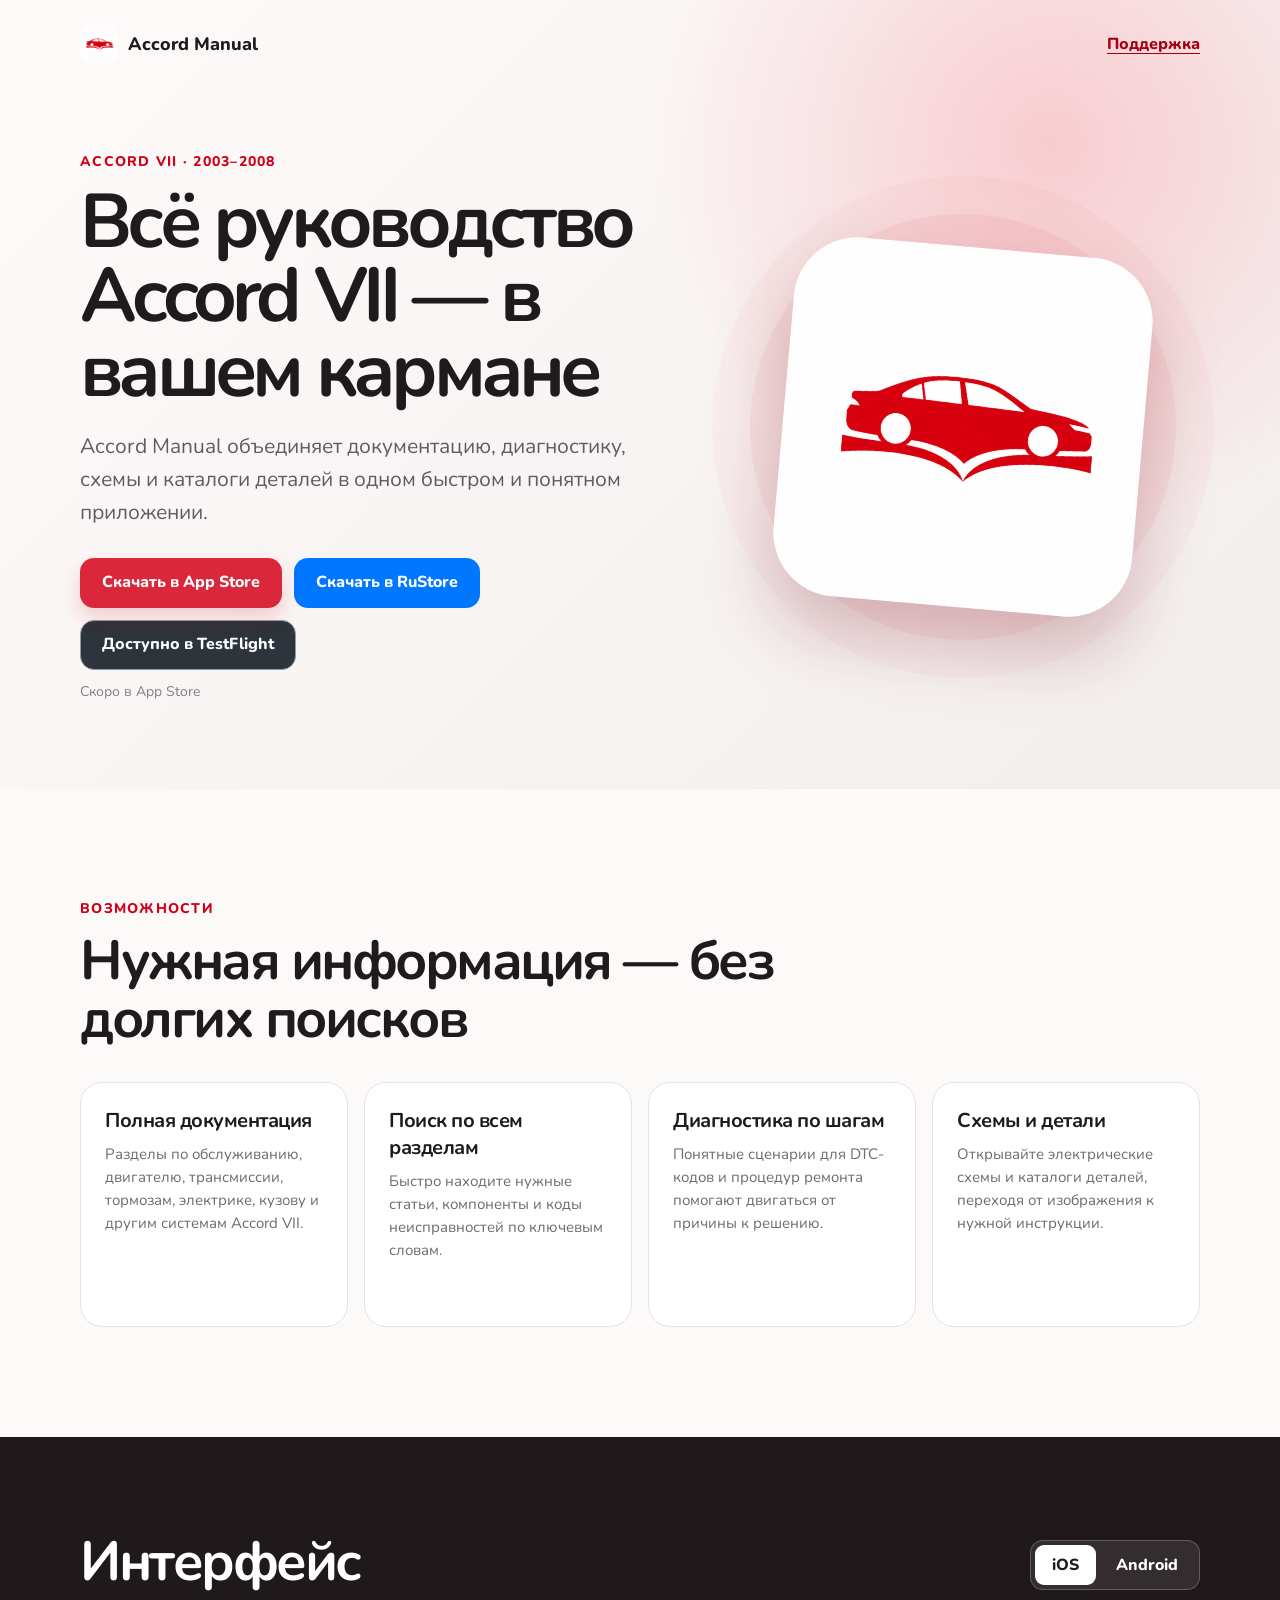
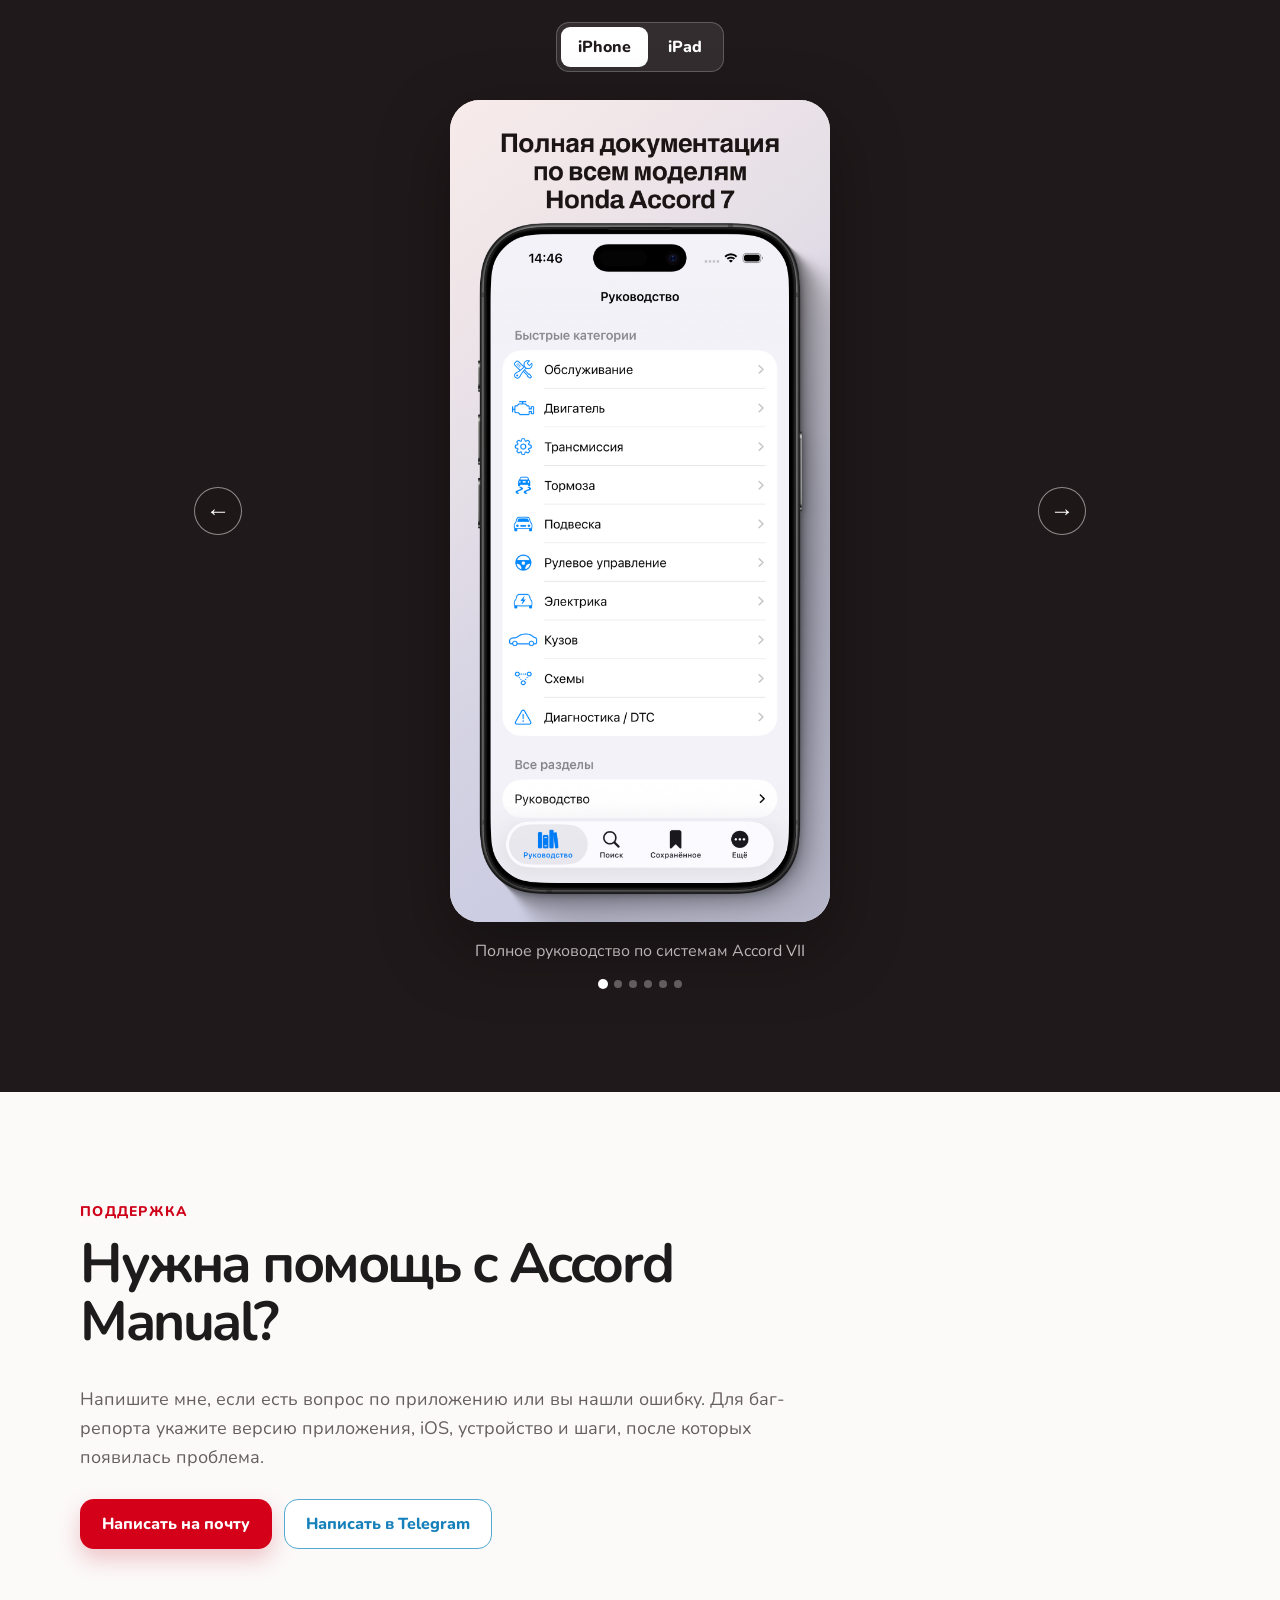
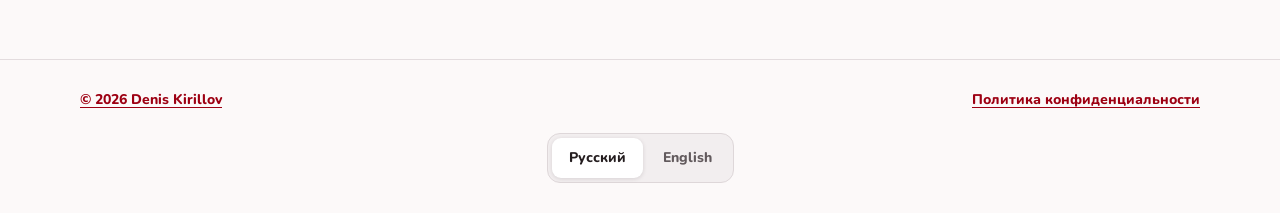
<file: accord-manual/index.html>
<!doctype html>
<html lang="ru">
<head>
  <meta charset="utf-8">
  <meta name="viewport" content="width=device-width, initial-scale=1">
  <meta name="description" content="Accord Manual — интерактивное руководство для Accord VII.">
  <title>Accord Manual — Accord VII</title>
  <link rel="preconnect" href="https://fonts.googleapis.com">
  <link rel="preconnect" href="https://fonts.gstatic.com" crossorigin>
  <link href="https://fonts.googleapis.com/css2?family=Nunito:wght@500;700;800&display=swap" rel="stylesheet">
  <link rel="stylesheet" href="../Static/accord-manual-landing.css">
</head>
<body>
  <main>
    <section class="hero">
      <nav class="nav container" aria-label="Основная навигация">
        <a class="brand" href="#top" aria-label="Accord Manual">
          <img src="../Static/accord-manual-logo.png" alt="">
          <span>Accord Manual</span>
        </a>
        <a class="nav-link" href="#support" data-i18n="navSupport">Поддержка</a>
      </nav>

      <div class="container hero-content" id="top">
        <div class="hero-copy">
          <p class="eyebrow" data-i18n="eyebrow">Accord VII · 2003–2008</p>
          <h1 data-i18n="title">Всё руководство Accord VII — в вашем кармане</h1>
          <p class="lede" data-i18n="lede">Accord Manual объединяет документацию, диагностику, схемы и каталоги деталей в одном быстром и понятном приложении.</p>
          <div class="hero-actions">
            <a class="button button-primary is-disabled" href="#" data-app-store aria-disabled="true" data-i18n="appStore">Скачать в App Store</a>
            <a class="button button-rustore" href="https://www.rustore.ru/catalog/app/com.deniskirillov.accordmanual" target="_blank" rel="noopener" data-ru-store data-i18n="ruStore">Скачать в RuStore</a>
            <a class="button button-testflight" href="https://testflight.apple.com/join/Cy9x6aCU" target="_blank" rel="noopener" data-i18n="testFlightButton">Доступно в TestFlight</a>
          </div>
          <p class="availability" data-i18n="availability">Скоро в App Store</p>
        </div>
        <div class="hero-art" aria-hidden="true">
          <div class="logo-orbit"></div>
          <img src="../Static/accord-manual-logo.png" alt="">
        </div>
      </div>
    </section>

    <section class="section container overview" aria-labelledby="overview-title">
      <p class="section-label" data-i18n="overviewLabel">Возможности</p>
      <h2 id="overview-title" data-i18n="overviewTitle">Нужная информация — без долгих поисков</h2>
      <div class="feature-grid">
        <article class="feature-card">
          <h3 data-i18n="featureOneTitle">Полная документация</h3>
          <p data-i18n="featureOneText">Разделы по обслуживанию, двигателю, трансмиссии, тормозам, электрике, кузову и другим системам Accord VII.</p>
        </article>
        <article class="feature-card">
          <h3 data-i18n="featureTwoTitle">Поиск по всем разделам</h3>
          <p data-i18n="featureTwoText">Быстро находите нужные статьи, компоненты и коды неисправностей по ключевым словам.</p>
        </article>
        <article class="feature-card">
          <h3 data-i18n="featureThreeTitle">Диагностика по шагам</h3>
          <p data-i18n="featureThreeText">Понятные сценарии для DTC-кодов и процедур ремонта помогают двигаться от причины к решению.</p>
        </article>
        <article class="feature-card">
          <h3 data-i18n="featureFourTitle">Схемы и детали</h3>
          <p data-i18n="featureFourText">Открывайте электрические схемы и каталоги деталей, переходя от изображения к нужной инструкции.</p>
        </article>
      </div>
    </section>

    <section class="showcase" id="screenshots" aria-labelledby="gallery-title">
      <div class="container showcase-header">
        <div>
          <h2 id="gallery-title" data-i18n="galleryLabel">Интерфейс</h2>
        </div>
        <div class="device-select" data-platform-select role="group" aria-label="Выбор платформы">
          <button type="button" class="device-button is-active" data-platform="ios" aria-pressed="true">iOS</button>
          <button type="button" class="device-button" data-platform="android" aria-pressed="false">Android</button>
        </div>
      </div>

      <div class="container ios-device-select" data-ios-devices>
        <div class="device-select" data-device-select role="group" aria-label="Выбор устройства">
          <button type="button" class="device-button is-active" data-device="iphone" aria-pressed="true">iPhone</button>
          <button type="button" class="device-button" data-device="ipad" aria-pressed="false">iPad</button>
        </div>
      </div>

      <div class="container carousel" data-carousel>
        <div class="carousel-stage is-iphone" data-carousel-stage>
          <button class="arrow-button arrow-button-previous" type="button" data-carousel-previous aria-label="Предыдущий скриншот">←</button>
          <div class="carousel-frame is-iphone" data-carousel-frame>
            <div class="carousel-track" data-carousel-track>
              <img data-carousel-image src="../Static/accord-manual/iphone/01-manual.jpg" alt="Экран руководства Accord Manual на iPhone">
            </div>
          </div>
          <button class="arrow-button arrow-button-next" type="button" data-carousel-next aria-label="Следующий скриншот">→</button>
        </div>
        <div class="carousel-controls">
          <p class="slide-caption" data-carousel-caption></p>
        </div>
        <div class="carousel-dots" data-carousel-dots aria-label="Выбор скриншота"></div>
      </div>
    </section>

    <section class="section container support" id="support" aria-labelledby="support-title">
      <p class="section-label" data-i18n="supportLabel">Поддержка</p>
      <h2 id="support-title" data-i18n="supportTitle">Нужна помощь с Accord Manual?</h2>
      <p class="support-copy" data-i18n="supportText">Напишите мне, если есть вопрос по приложению или вы нашли ошибку. Для баг-репорта укажите версию приложения, iOS, устройство и шаги, после которых появилась проблема.</p>
      <div class="contact-actions">
        <a class="button button-primary" href="mailto:mail@deniskirillov.com" data-i18n="emailButton">Написать на почту</a>
        <a class="button button-telegram" href="tg://resolve?domain=KirillovDV" data-i18n="telegramButton">Написать в Telegram</a>
      </div>
    </section>
  </main>

  <footer class="footer">
    <div class="container footer-content">
      <a href="https://deniskirillov.com/">© <span id="year"></span> Denis Kirillov</a>
      <a href="../PrivacyPolicy.html" data-i18n="privacy">Политика конфиденциальности</a>
    </div>
    <div class="container language-row">
      <div class="language-toggle" data-language-toggle role="group" aria-label="Выбор языка">
        <button type="button" data-language="ru" class="is-active" aria-pressed="true">Русский</button>
        <button type="button" data-language="en" aria-pressed="false">English</button>
      </div>
    </div>
  </footer>

  <script src="../Static/accord-manual.js" defer></script>
</body>
</html>
</file>
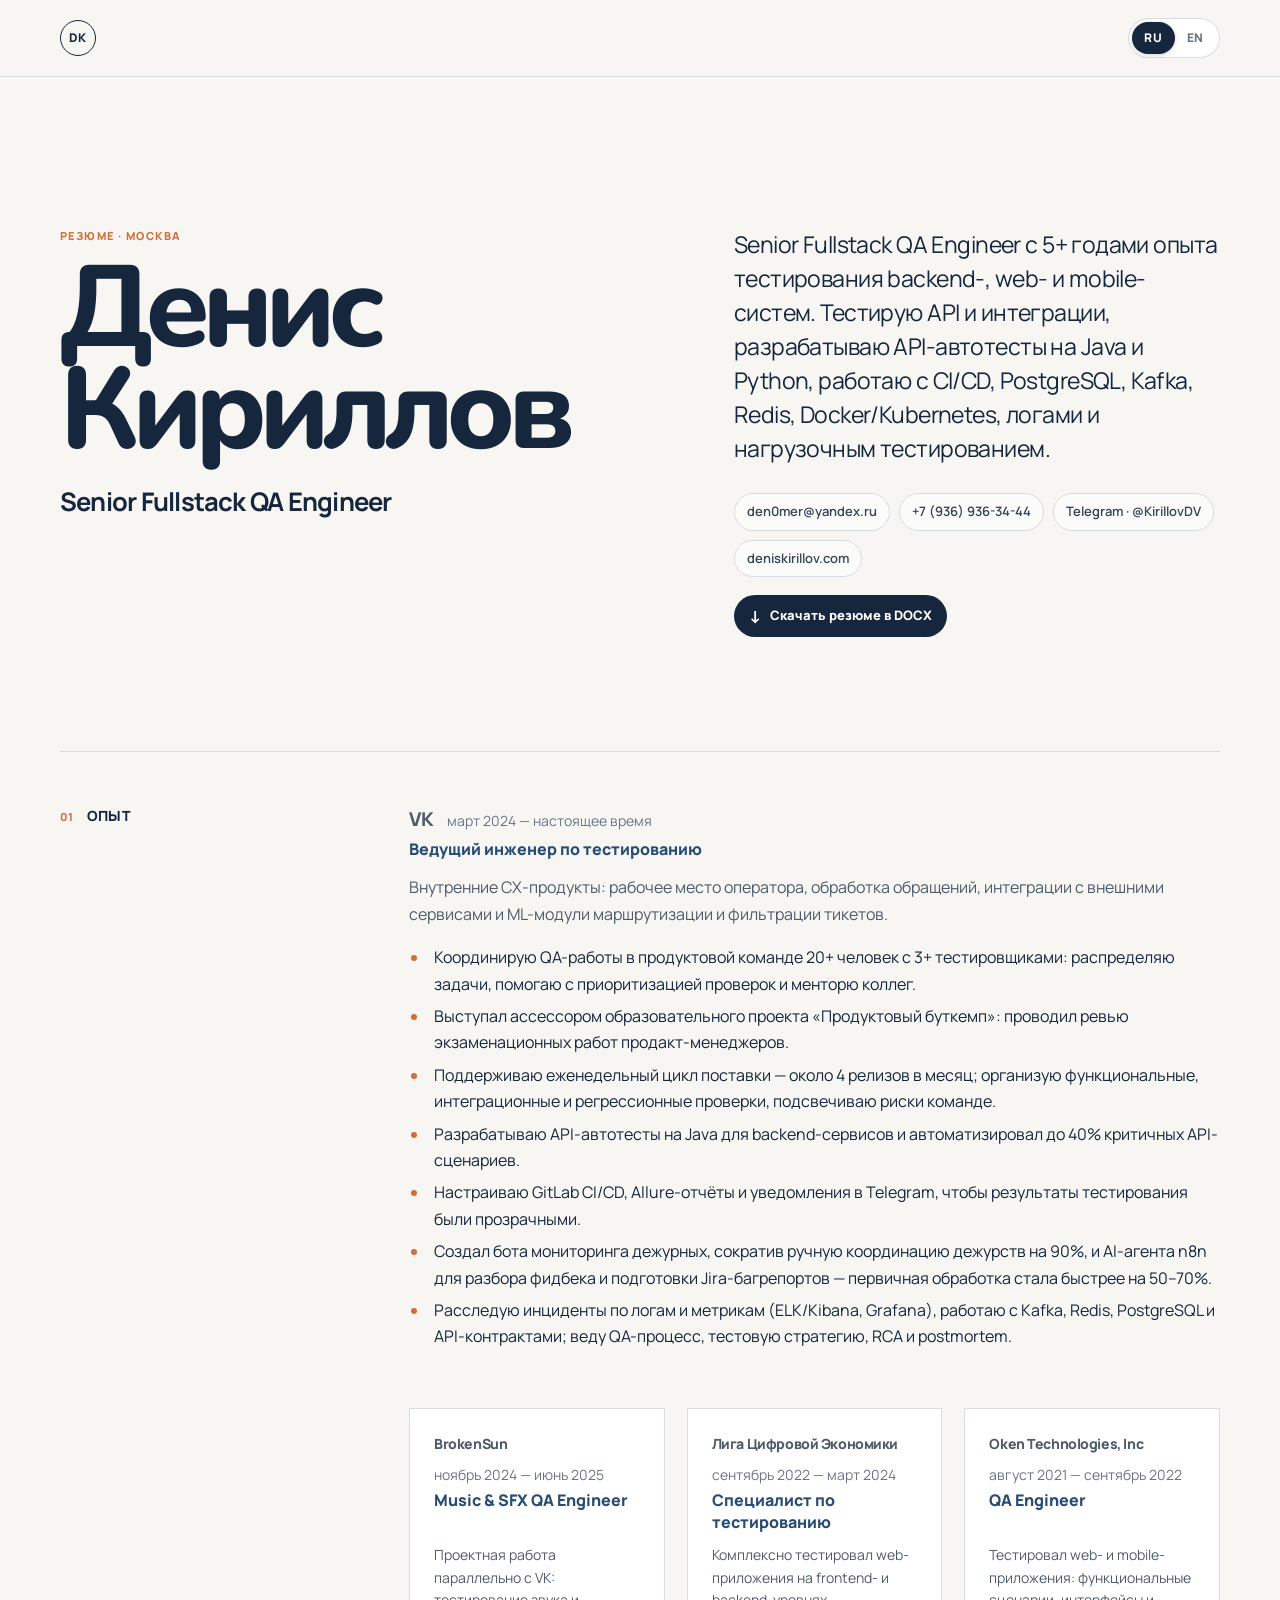
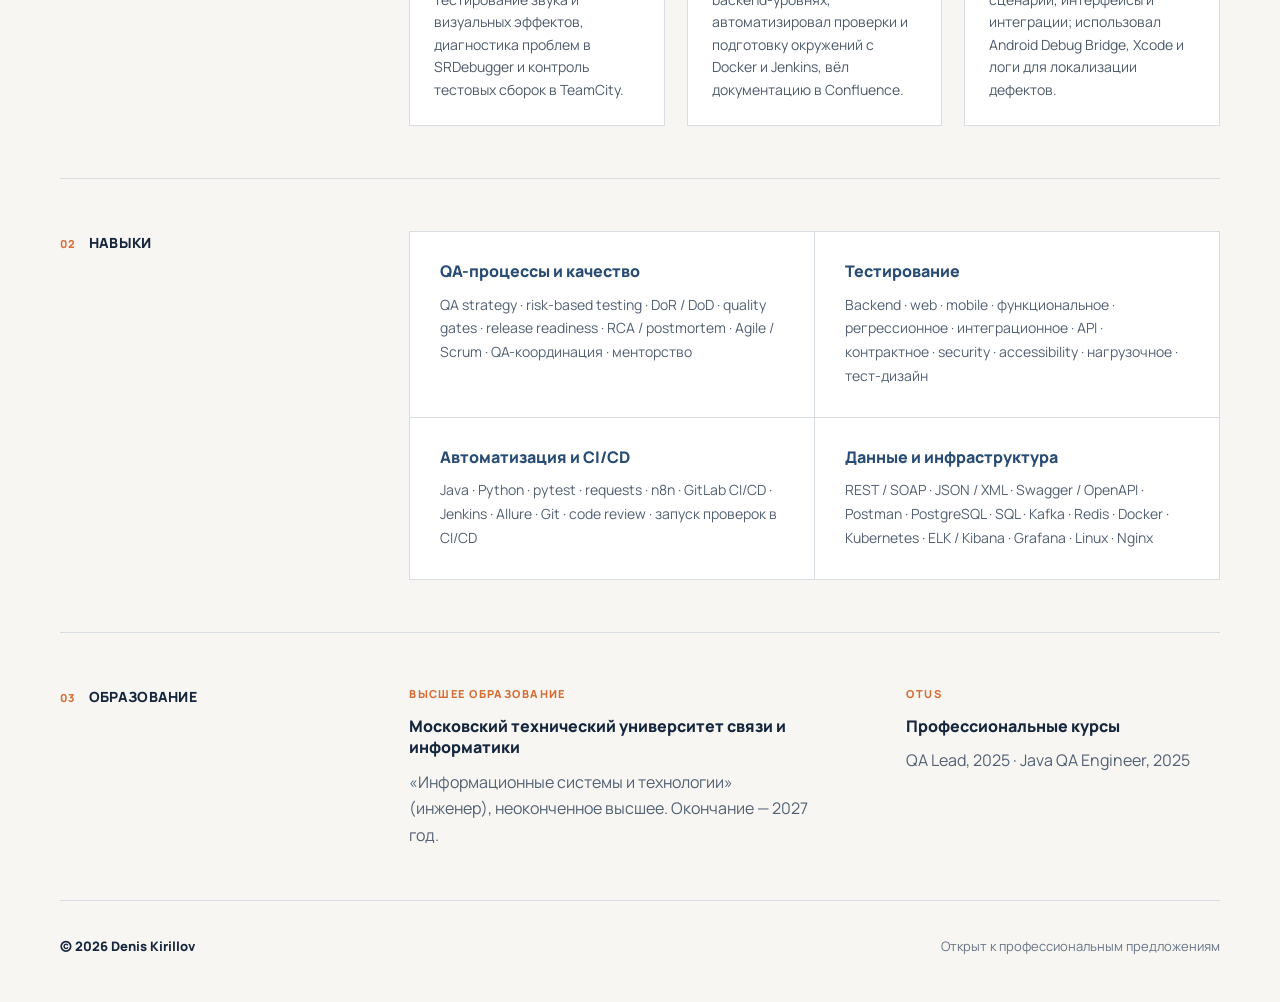
<file: cv/index.html>
<!doctype html>
<html lang="ru">
<head>
  <meta charset="utf-8">
  <meta name="viewport" content="width=device-width, initial-scale=1">
  <meta name="description" content="Денис Кириллов — Senior Fullstack QA Engineer. Опыт в backend-, web- и mobile-тестировании, автоматизации и QA-процессах.">
  <title>Denis Kirillov — Senior Fullstack QA Engineer</title>
  <link rel="preconnect" href="https://fonts.googleapis.com">
  <link rel="preconnect" href="https://fonts.gstatic.com" crossorigin>
  <link href="https://fonts.googleapis.com/css2?family=Manrope:wght@400;500;600;700;800&family=Nunito:wght@500;700;800&display=swap" rel="stylesheet">
  <link rel="stylesheet" href="../Static/cv.css">
</head>
<body>
  <header class="topbar">
    <div class="shell topbar-content">
      <a class="monogram" href="https://deniskirillov.com/" aria-label="Denis Kirillov">DK</a>
      <div class="language-toggle" data-language-toggle role="group" aria-label="Выбор языка">
        <button type="button" data-language="ru" class="is-active" aria-pressed="true">RU</button>
        <button type="button" data-language="en" aria-pressed="false">EN</button>
      </div>
    </div>
  </header>

  <main class="shell">
    <section class="intro" aria-labelledby="name">
      <div class="intro-heading">
        <p class="kicker" data-i18n="kicker">Резюме · Москва</p>
        <h1 id="name">Денис<br>Кириллов</h1>
        <p class="role" data-i18n="role">Senior Fullstack QA Engineer</p>
      </div>
      <div class="intro-summary">
        <p data-i18n="summary">Senior Fullstack QA Engineer с 5+ годами опыта тестирования backend-, web- и mobile-систем. Тестирую API и интеграции, разрабатываю API-автотесты на Java и Python, работаю с CI/CD, PostgreSQL, Kafka, Redis, Docker/Kubernetes, логами и нагрузочным тестированием.</p>
        <div class="contact-list" aria-label="Контакты">
          <a href="mailto:den0mer@yandex.ru">den0mer@yandex.ru</a>
          <a href="tel:+79369363444">+7 (936) 936-34-44</a>
          <a href="https://t.me/KirillovDV" target="_blank" rel="noopener">Telegram · @KirillovDV</a>
          <a href="https://deniskirillov.com/">deniskirillov.com</a>
        </div>
        <a class="cv-download" href="../Static/Denis-Kirillov-Senior-Fullstack-QA-Engineer.docx" download data-i18n="downloadCV">Скачать резюме в DOCX</a>
      </div>
    </section>

    <section class="content-section experience" aria-labelledby="experience-title">
      <div class="section-marker"><span>01</span><h2 id="experience-title" data-i18n="experienceTitle">Опыт</h2></div>
      <div class="section-body">
        <article class="position position-featured">
          <div class="position-meta"><p>VK</p><time data-i18n="vkPeriod">март 2024 — настоящее время</time></div>
          <h3 data-i18n="vkRole">Ведущий инженер по тестированию</h3>
          <p class="position-lede" data-i18n="vkDescription">Внутренние CX-продукты: рабочее место оператора, обработка обращений, интеграции с внешними сервисами и ML-модули маршрутизации и фильтрации тикетов.</p>
          <ul>
            <li data-i18n="vkOne">Координирую QA-работы в продуктовой команде 20+ человек с 3+ тестировщиками: распределяю задачи, помогаю с приоритизацией проверок и менторю коллег.</li>
            <li data-i18n="vkAssessor">Выступал ассессором образовательного проекта «Продуктовый буткемп»: проводил ревью экзаменационных работ продакт-менеджеров.</li>
            <li data-i18n="vkTwo">Поддерживаю еженедельный цикл поставки — около 4 релизов в месяц; организую функциональные, интеграционные и регрессионные проверки, подсвечиваю риски команде.</li>
            <li data-i18n="vkThree">Разрабатываю API-автотесты на Java для backend-сервисов и автоматизировал до 40% критичных API-сценариев.</li>
            <li data-i18n="vkFour">Настраиваю GitLab CI/CD, Allure-отчёты и уведомления в Telegram, чтобы результаты тестирования были прозрачными.</li>
            <li data-i18n="vkFive">Создал бота мониторинга дежурных, сократив ручную координацию дежурств на 90%, и AI-агента n8n для разбора фидбека и подготовки Jira-багрепортов — первичная обработка стала быстрее на 50–70%.</li>
            <li data-i18n="vkSix">Расследую инциденты по логам и метрикам (ELK/Kibana, Grafana), работаю с Kafka, Redis, PostgreSQL и API-контрактами; веду QA-процесс, тестовую стратегию, RCA и postmortem.</li>
          </ul>
        </article>

        <div class="position-grid">
          <article class="position">
            <div class="position-meta"><p>BrokenSun</p><time data-i18n="brokenSunPeriod">ноябрь 2024 — июнь 2025</time></div>
            <h3 data-i18n="brokenSunRole">Music &amp; SFX QA Engineer</h3>
            <p data-i18n="brokenSunDescription">Проектная работа параллельно с VK: тестирование звука и визуальных эффектов, диагностика проблем в SRDebugger и контроль тестовых сборок в TeamCity.</p>
          </article>
          <article class="position">
            <div class="position-meta"><p data-i18n="ldeCompany">Лига Цифровой Экономики</p><time data-i18n="ldePeriod">сентябрь 2022 — март 2024</time></div>
            <h3 data-i18n="ldeRole">Специалист по тестированию</h3>
            <p data-i18n="ldeDescription">Комплексно тестировал web-приложения на frontend- и backend-уровнях, автоматизировал проверки и подготовку окружений с Docker и Jenkins, вёл документацию в Confluence.</p>
          </article>
          <article class="position">
            <div class="position-meta"><p>Oken Technologies, Inc</p><time data-i18n="okenPeriod">август 2021 — сентябрь 2022</time></div>
            <h3 data-i18n="okenRole">QA Engineer</h3>
            <p data-i18n="okenDescription">Тестировал web- и mobile-приложения: функциональные сценарии, интерфейсы и интеграции; использовал Android Debug Bridge, Xcode и логи для локализации дефектов.</p>
          </article>
        </div>
      </div>
    </section>

    <section class="content-section skills" aria-labelledby="skills-title">
      <div class="section-marker"><span>02</span><h2 id="skills-title" data-i18n="skillsTitle">Навыки</h2></div>
      <div class="section-body skill-grid">
        <article><h3 data-i18n="skillLeadTitle">QA-процессы и качество</h3><p data-i18n="skillLeadText">QA strategy · risk-based testing · DoR / DoD · quality gates · release readiness · RCA / postmortem · Agile / Scrum · QA-координация · менторство</p></article>
        <article><h3 data-i18n="skillTestingTitle">Тестирование</h3><p data-i18n="skillTestingText">Backend · web · mobile · функциональное · регрессионное · интеграционное · API · контрактное · security · accessibility · нагрузочное · тест-дизайн</p></article>
        <article><h3 data-i18n="skillAutomationTitle">Автоматизация и CI/CD</h3><p data-i18n="skillAutomationText">Java · Python · pytest · requests · n8n · GitLab CI/CD · Jenkins · Allure · Git · code review · запуск проверок в CI/CD</p></article>
        <article><h3 data-i18n="skillPlatformTitle">Данные и инфраструктура</h3><p data-i18n="skillPlatformText">REST / SOAP · JSON / XML · Swagger / OpenAPI · Postman · PostgreSQL · SQL · Kafka · Redis · Docker · Kubernetes · ELK / Kibana · Grafana · Linux · Nginx</p></article>
      </div>
    </section>

    <section class="content-section education" aria-labelledby="education-title">
      <div class="section-marker"><span>03</span><h2 id="education-title" data-i18n="educationTitle">Образование</h2></div>
      <div class="section-body education-list">
        <article><p class="education-label" data-i18n="universityLabel">Высшее образование</p><h3 data-i18n="universityTitle">Московский технический университет связи и информатики</h3><p data-i18n="universityText">«Информационные системы и технологии» (инженер), неоконченное высшее. Окончание — 2027 год.</p></article>
        <article><p class="education-label">OTUS</p><h3 data-i18n="coursesTitle">Профессиональные курсы</h3><p data-i18n="coursesText">QA Lead, 2025 · Java QA Engineer, 2025</p></article>
      </div>
    </section>
  </main>

  <footer class="footer shell">
    <a href="https://deniskirillov.com/">© <span data-year></span> Denis Kirillov</a>
    <p data-i18n="footer">Открыт к профессиональным предложениям</p>
  </footer>

  <script src="../Static/cv.js" defer></script>
</body>
</html>
</file>
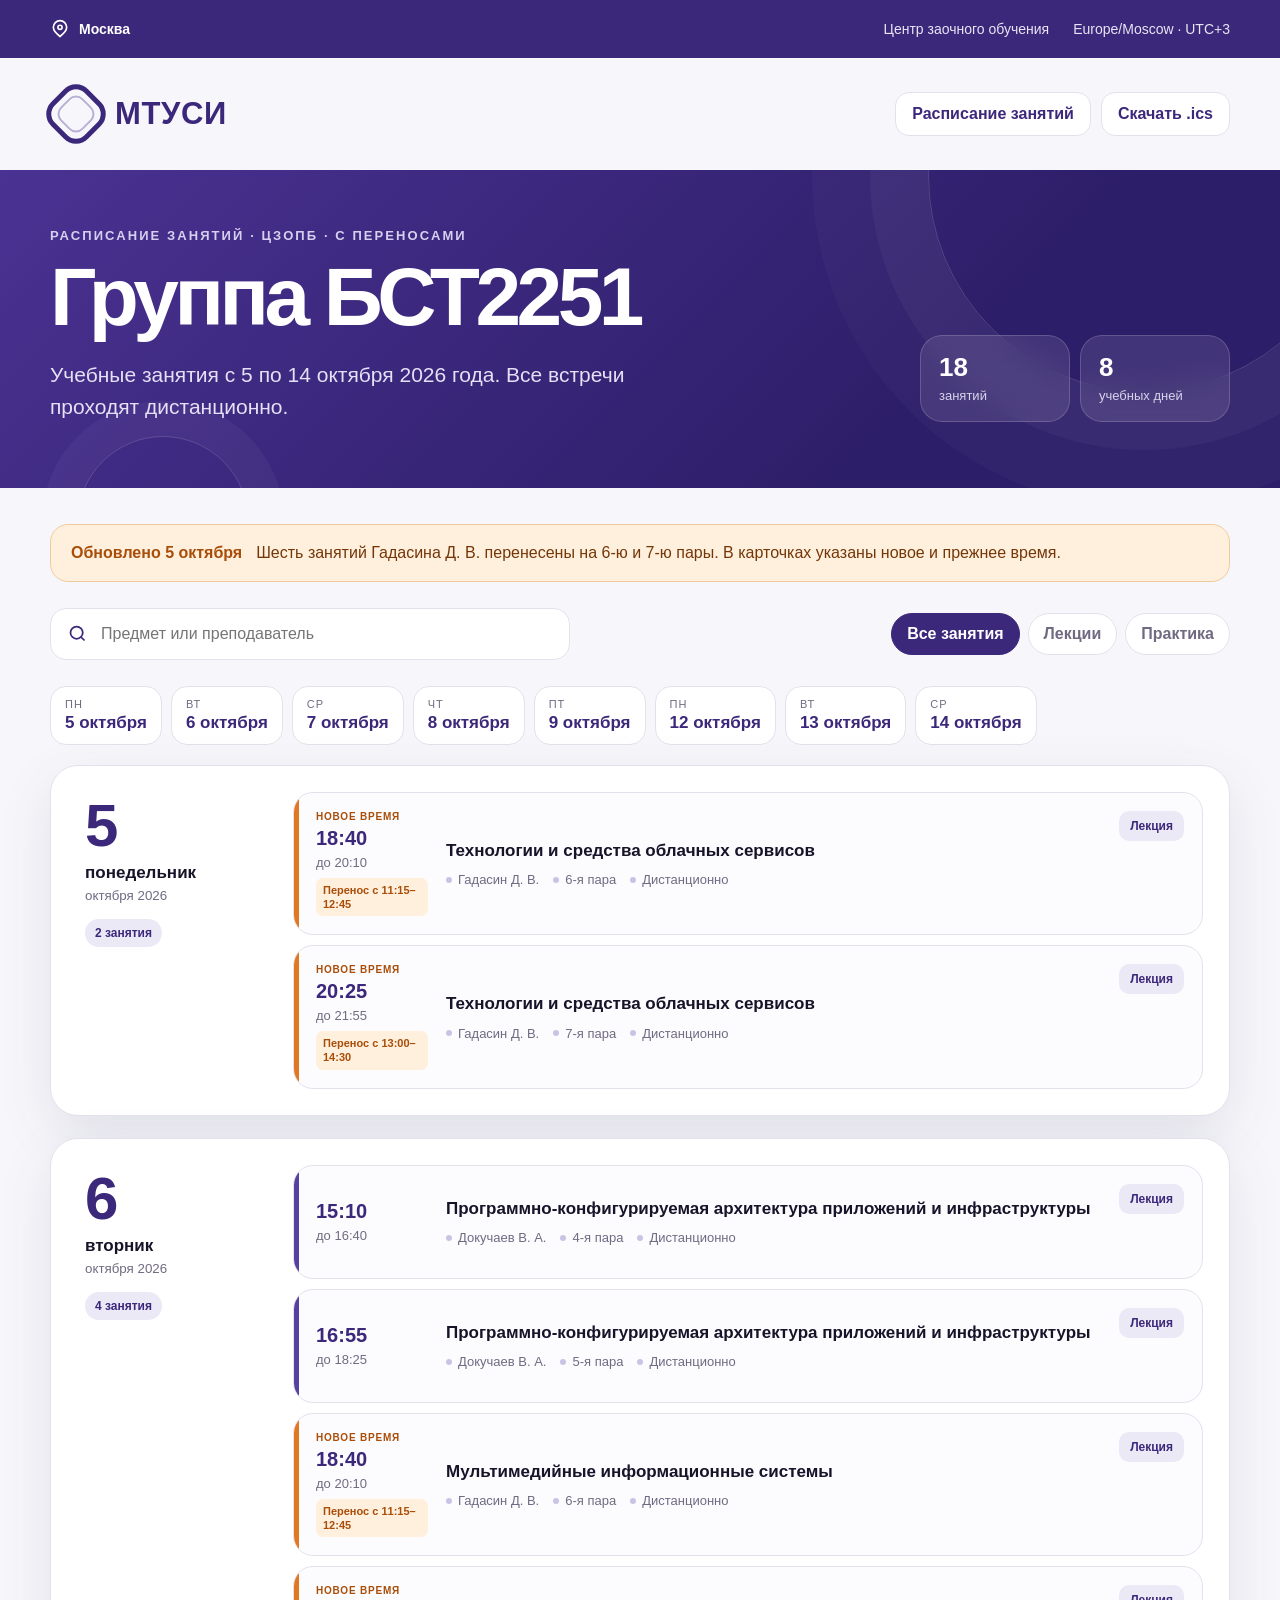
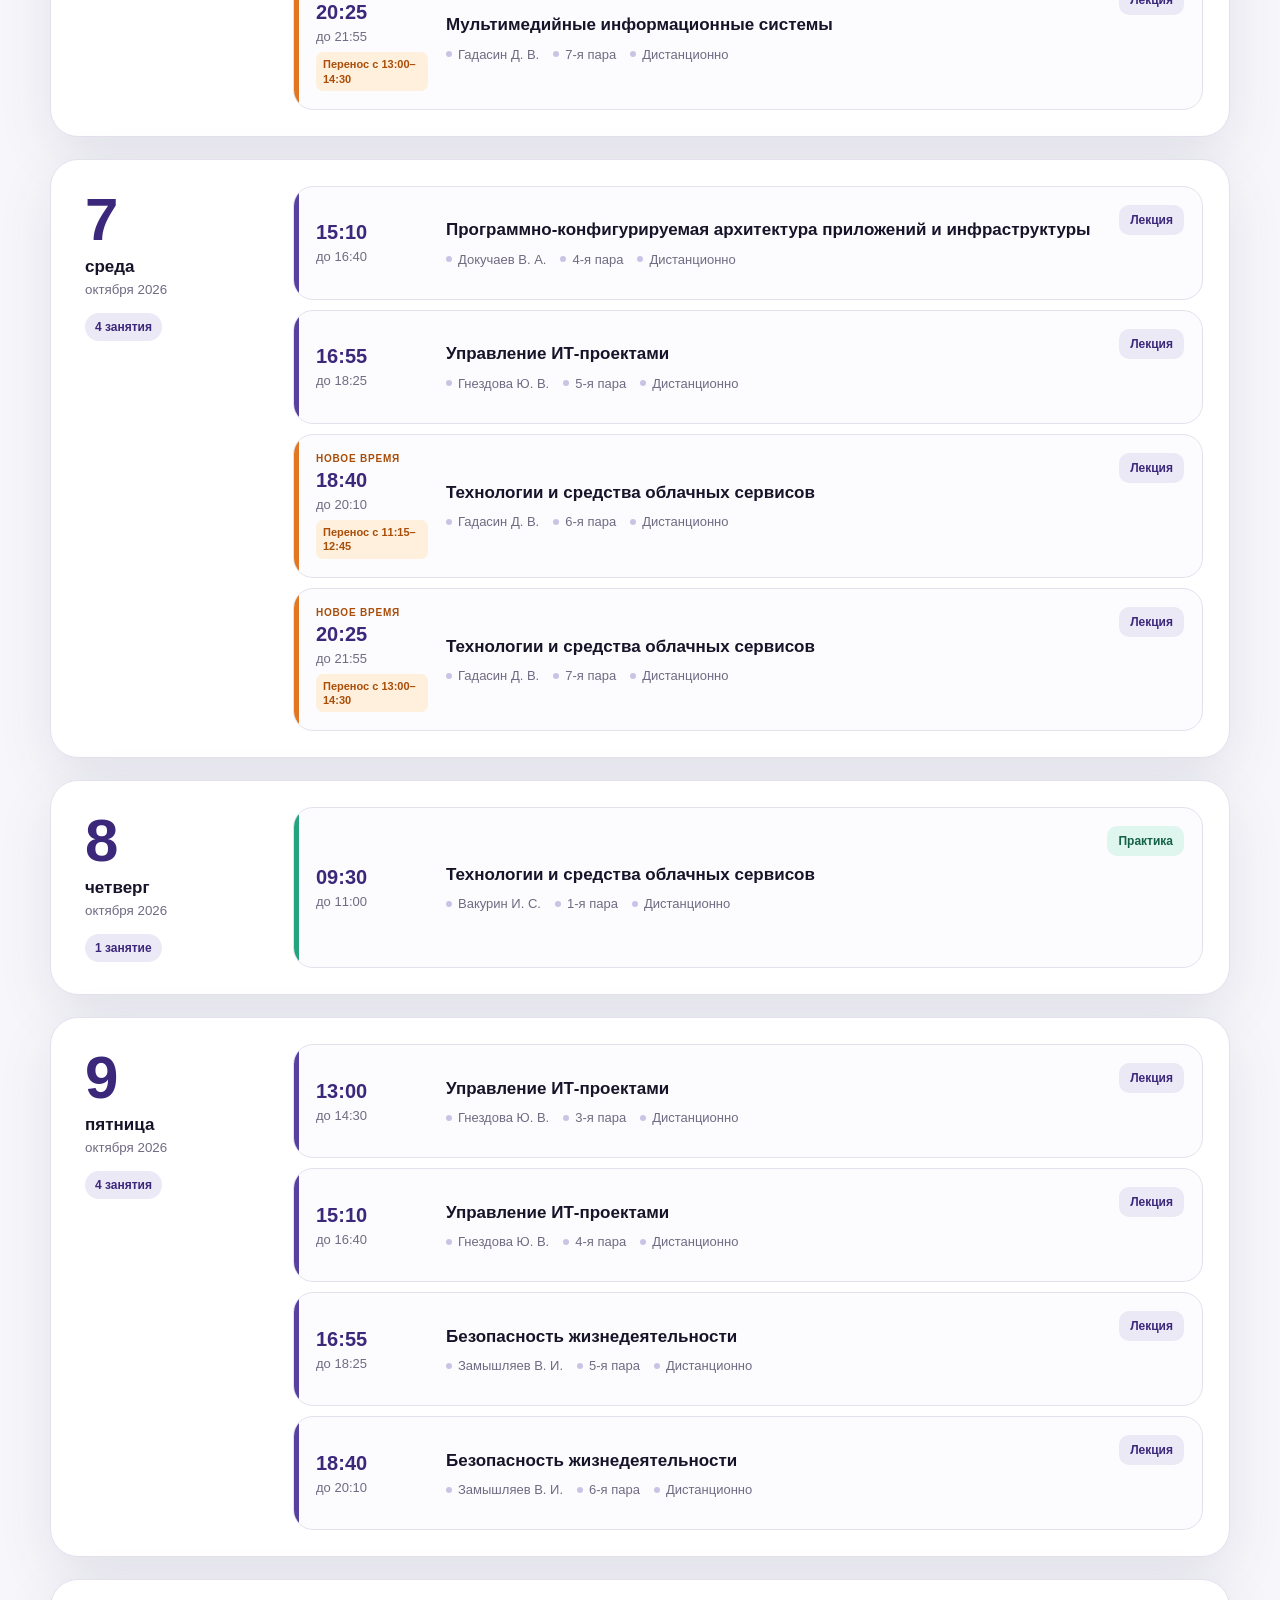
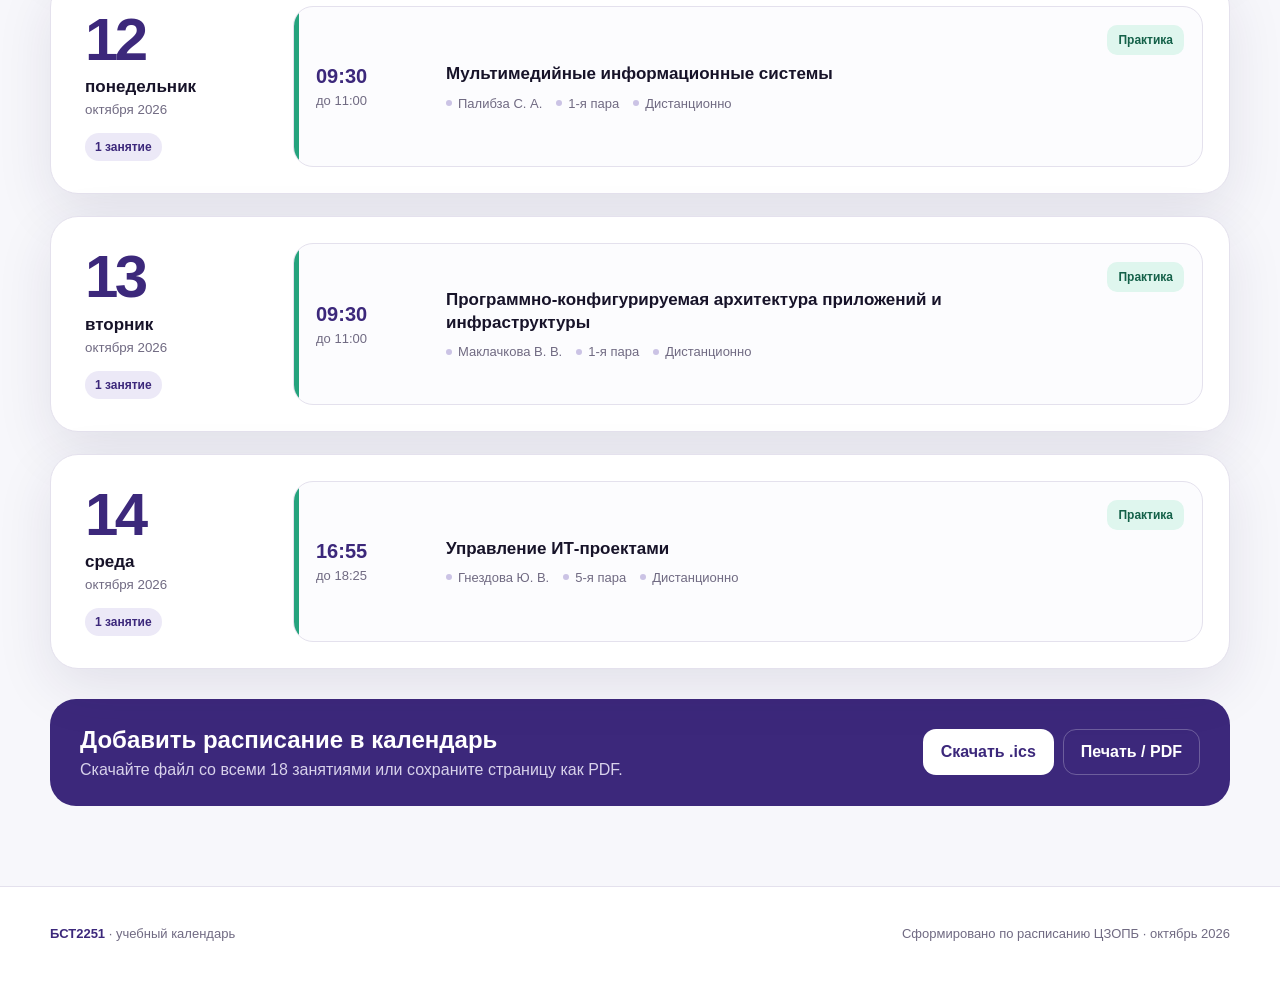
<file: schedule/index.html>
<!doctype html>
<html lang="ru" class="no-js">
<head>
  <meta charset="utf-8">
  <meta name="viewport" content="width=device-width, initial-scale=1">
  <meta name="theme-color" content="#3c287b">
  <title>Расписание БСТ2251 — МТУСИ</title>
  <script>document.documentElement.className="js";</script>
  <style>
    :root {
      --ink: #171329;
      --violet: #3c287b;
      --violet-2: #5740a0;
      --lavender: #ece9f7;
      --lilac: #cbc3e5;
      --paper: #f7f7fb;
      --white: #fff;
      --mint: #dff6ee;
      --mint-ink: #146149;
      --orange: #a94d09;
      --orange-soft: #fff0dd;
      --line: #e4e1ed;
      --muted: #706a82;
      --shadow: 0 18px 55px rgba(40, 26, 83, .10);
    }

    * { box-sizing: border-box; }
    html { scroll-behavior: smooth; }
    body {
      margin: 0;
      color: var(--ink);
      background: var(--paper);
      font-family: Inter, Arial, Helvetica, sans-serif;
      -webkit-font-smoothing: antialiased;
    }

    button, input, a { font: inherit; }
    a { color: inherit; }

    .topbar {
      min-height: 58px;
      color: #fff;
      background: var(--violet);
    }

    .topbar__inner, .nav, .hero__inner, main, .footer__inner {
      width: min(1180px, calc(100% - 40px));
      margin-inline: auto;
    }

    .topbar__inner {
      min-height: 58px;
      display: flex;
      align-items: center;
      justify-content: space-between;
      gap: 16px;
      font-size: 14px;
    }

    .city { display: flex; align-items: center; gap: 9px; font-weight: 700; }
    .city svg, .top-meta svg { width: 20px; height: 20px; }
    .top-meta { display: flex; align-items: center; gap: 24px; color: #e9e5f5; }

    .nav {
      min-height: 112px;
      display: flex;
      align-items: center;
      justify-content: space-between;
      gap: 24px;
    }

    .brand {
      display: inline-flex;
      align-items: center;
      gap: 13px;
      color: var(--violet);
      text-decoration: none;
      font-size: 31px;
      font-weight: 800;
      letter-spacing: .02em;
    }

    .brand__mark {
      width: 52px;
      aspect-ratio: 1;
      border: 5px solid currentColor;
      border-radius: 17px;
      transform: rotate(45deg);
      position: relative;
    }

    .brand__mark::after {
      content: "";
      position: absolute;
      inset: 5px;
      border: 2px solid #b8afd5;
      border-radius: 10px;
    }

    .nav__right { display: flex; align-items: center; gap: 10px; }
    .pill {
      display: inline-flex;
      align-items: center;
      gap: 8px;
      min-height: 44px;
      padding: 0 16px;
      border: 1px solid var(--line);
      border-radius: 14px;
      background: var(--white);
      color: var(--violet);
      font-weight: 700;
      text-decoration: none;
    }

    .hero { position: relative; overflow: hidden; background: linear-gradient(135deg, #4a3292 0%, #2d1e69 72%); color: #fff; }
    .hero::before, .hero::after {
      content: "";
      position: absolute;
      border: 1px solid rgba(255,255,255,.16);
      border-radius: 50%;
    }
    .hero::before { width: 430px; height: 430px; right: -80px; top: -210px; box-shadow: 0 0 0 58px rgba(255,255,255,.035), 0 0 0 116px rgba(255,255,255,.025); }
    .hero::after { width: 170px; height: 170px; left: 6%; bottom: -120px; box-shadow: 0 0 0 35px rgba(255,255,255,.04); }

    .hero__inner {
      position: relative;
      z-index: 1;
      padding: 58px 0 66px;
      display: grid;
      grid-template-columns: 1fr auto;
      gap: 40px;
      align-items: end;
    }

    .eyebrow { margin: 0 0 14px; color: #d7d0ef; font-size: 13px; font-weight: 800; letter-spacing: .16em; text-transform: uppercase; }
    h1 { margin: 0; max-width: 760px; font-size: clamp(43px, 7vw, 82px); line-height: .98; letter-spacing: -.055em; }
    .hero__lead { max-width: 650px; margin: 22px 0 0; color: #e5e0f5; font-size: clamp(17px, 2vw, 21px); line-height: 1.5; }

    .hero__stats { display: grid; grid-template-columns: repeat(2, minmax(140px, 1fr)); gap: 10px; }
    .stat { min-width: 150px; padding: 18px; border: 1px solid rgba(255,255,255,.17); border-radius: 22px; background: rgba(255,255,255,.1); backdrop-filter: blur(12px); }
    .stat strong { display: block; font-size: 26px; line-height: 1; }
    .stat span { display: block; margin-top: 8px; color: #d8d2eb; font-size: 13px; }

    main { padding: 36px 0 80px; }
    .toolbar {
      display: none;
      grid-template-columns: 1fr auto;
      gap: 20px;
      align-items: center;
      margin-bottom: 26px;
    }
    .js .toolbar { display: grid; }
    .is-hidden { display: none !important; }

    .search {
      position: relative;
      display: flex;
      align-items: center;
      max-width: 520px;
    }
    .search svg { position: absolute; left: 17px; width: 21px; color: var(--violet); pointer-events: none; }
    .search input {
      width: 100%;
      height: 52px;
      padding: 0 18px 0 50px;
      border: 1px solid var(--line);
      border-radius: 16px;
      background: #fff;
      color: var(--ink);
      outline: none;
      transition: border-color .2s, box-shadow .2s;
    }
    .search input:focus { border-color: var(--violet-2); box-shadow: 0 0 0 4px rgba(87,64,160,.10); }

    .filters { display: flex; flex-wrap: wrap; justify-content: flex-end; gap: 8px; }
    .filter {
      min-height: 42px;
      padding: 0 15px;
      border: 1px solid var(--line);
      border-radius: 999px;
      background: #fff;
      color: var(--muted);
      cursor: pointer;
      font-weight: 700;
      transition: .2s;
    }
    .filter:hover, .filter[aria-pressed="true"] { border-color: var(--violet); background: var(--violet); color: #fff; }

    .date-strip {
      display: flex;
      gap: 9px;
      padding: 0 0 20px;
      overflow-x: auto;
      scrollbar-width: thin;
    }
    .date-chip {
      flex: 0 0 auto;
      min-width: 94px;
      padding: 11px 14px;
      border: 1px solid var(--line);
      border-radius: 16px;
      background: #fff;
      color: var(--violet);
      text-decoration: none;
      text-align: left;
    }
    .date-chip small { display: block; color: var(--muted); font-size: 11px; text-transform: uppercase; letter-spacing: .09em; }
    .date-chip strong { display: block; margin-top: 3px; font-size: 17px; }

    .schedule { display: grid; gap: 22px; }
    .day {
      display: grid;
      grid-template-columns: 190px 1fr;
      gap: 26px;
      padding: 26px;
      border: 1px solid var(--line);
      border-radius: 28px;
      background: var(--white);
      box-shadow: var(--shadow);
      scroll-margin-top: 20px;
    }

    .day__date { padding: 6px 8px; }
    .day__date strong { display: block; color: var(--violet); font-size: 60px; line-height: .92; letter-spacing: -.06em; }
    .day__date span { display: block; margin-top: 10px; font-size: 17px; font-weight: 800; }
    .day__date small { display: block; margin-top: 5px; color: var(--muted); }
    .day__count { display: inline-flex !important; margin-top: 16px !important; padding: 7px 10px; border-radius: 999px; background: var(--lavender); color: var(--violet) !important; font-size: 12px; font-weight: 800; }

    .lessons { display: grid; gap: 10px; }
    .lesson {
      position: relative;
      display: grid;
      grid-template-columns: 112px minmax(0, 1fr) auto;
      gap: 18px;
      align-items: center;
      min-height: 114px;
      padding: 18px 18px 18px 22px;
      border: 1px solid var(--line);
      border-radius: 20px;
      background: #fcfcfe;
      overflow: hidden;
    }
    .lesson::before { content: ""; position: absolute; inset: 0 auto 0 0; width: 5px; background: var(--violet-2); }
    .lesson.practice::before { background: #25a37d; }
    .lesson.transferred::before { background: #e27722; }
    .time { font-variant-numeric: tabular-nums; }
    .time strong { display: block; color: var(--violet); font-size: 20px; }
    .time span { display: block; margin-top: 5px; color: var(--muted); font-size: 13px; }
    .time .time__label { margin: 0 0 5px; color: var(--orange); font-size: 10px; font-weight: 800; letter-spacing: .08em; text-transform: uppercase; }
    .time .time__old { width: fit-content; margin-top: 8px; padding: 5px 7px; border-radius: 7px; background: var(--orange-soft); color: var(--orange); font-size: 11px; font-weight: 800; line-height: 1.3; }
    .lesson h3 { margin: 0; font-size: 17px; line-height: 1.32; }
    .meta { display: flex; flex-wrap: wrap; gap: 7px 14px; margin-top: 10px; color: var(--muted); font-size: 13px; }
    .meta span { display: inline-flex; align-items: center; gap: 6px; }
    .dot { width: 6px; height: 6px; border-radius: 50%; background: var(--lilac); }
    .badge { align-self: start; padding: 8px 11px; border-radius: 10px; background: var(--lavender); color: var(--violet); font-size: 12px; font-weight: 800; white-space: nowrap; }
    .practice .badge { background: var(--mint); color: var(--mint-ink); }

    .empty { display: none; padding: 64px 24px; border: 1px dashed #c7c1d7; border-radius: 26px; text-align: center; color: var(--muted); }
    .empty strong { display: block; color: var(--violet); font-size: 22px; margin-bottom: 6px; }

    .update-note {
      display: flex;
      align-items: center;
      gap: 14px;
      margin-bottom: 26px;
      padding: 16px 20px;
      border: 1px solid #f1c99f;
      border-radius: 18px;
      background: var(--orange-soft);
      color: #743607;
    }
    .update-note strong { flex: 0 0 auto; color: var(--orange); }
    .update-note span { line-height: 1.45; }

    .download {
      margin-top: 30px;
      display: flex;
      justify-content: space-between;
      gap: 24px;
      align-items: center;
      padding: 27px 30px;
      border-radius: 26px;
      color: #fff;
      background: var(--violet);
    }
    .download h2 { margin: 0; font-size: 24px; }
    .download p { margin: 7px 0 0; color: #d8d2eb; }
    .download__actions { display: flex; flex-wrap: wrap; gap: 9px; }
    .button { display: inline-flex; justify-content: center; align-items: center; min-height: 46px; padding: 0 17px; border: 1px solid rgba(255,255,255,.25); border-radius: 13px; background: #fff; color: var(--violet); text-decoration: none; font-weight: 800; cursor: pointer; }
    .button--ghost { background: transparent; color: #fff; }

    footer { border-top: 1px solid var(--line); background: #fff; }
    .footer__inner { min-height: 94px; display: flex; align-items: center; justify-content: space-between; gap: 20px; color: var(--muted); font-size: 13px; }
    .footer__mark { color: var(--violet); font-weight: 800; }

    @media (max-width: 850px) {
      .nav { min-height: 88px; }
      .brand { font-size: 24px; }
      .brand__mark { width: 42px; border-width: 4px; }
      .nav__right .pill:first-child { display: none; }
      .hero__inner { grid-template-columns: 1fr; }
      .hero__stats { grid-template-columns: repeat(2, minmax(0, 1fr)); }
      .toolbar { grid-template-columns: 1fr; }
      .search { max-width: none; }
      .filters { justify-content: flex-start; }
      .day { grid-template-columns: 1fr; gap: 14px; }
      .day__date { display: grid; grid-template-columns: auto 1fr; gap: 0 15px; align-items: center; }
      .day__date strong { grid-row: span 2; font-size: 48px; }
      .day__date span, .day__date small { margin: 0; }
      .day__count { grid-column: 1 / -1; width: fit-content; }
      .lesson { grid-template-columns: 100px minmax(0, 1fr); }
      .badge { grid-column: 2; justify-self: start; }
      .download { align-items: flex-start; flex-direction: column; }
    }

    @media (max-width: 560px) {
      .topbar__inner, .nav, .hero__inner, main, .footer__inner { width: min(100% - 24px, 1180px); }
      .top-meta span { display: none; }
      .nav__right .pill { padding-inline: 12px; }
      .hero__inner { padding: 42px 0 48px; }
      .hero__stats { grid-template-columns: 1fr 1fr; }
      .stat { min-width: 0; }
      main { padding-top: 24px; }
      .day { padding: 17px; border-radius: 22px; }
      .lesson { grid-template-columns: 1fr; gap: 10px; padding: 18px; }
      .time { display: flex; align-items: baseline; gap: 7px; }
      .time span { margin: 0; }
      .time.transferred-time { display: block; }
      .time .time__old { margin-top: 8px; }
      .update-note { align-items: flex-start; flex-direction: column; gap: 5px; }
      .badge { grid-column: 1; }
      .download { padding: 23px; }
      .download__actions, .button { width: 100%; }
      .footer__inner { align-items: flex-start; flex-direction: column; justify-content: center; padding-block: 24px; }
    }

    @media print {
      .topbar, .nav__right, .toolbar, .date-strip, .download, footer { display: none !important; }
      .nav { min-height: 70px; }
      .hero { color: #000; background: #fff; border-block: 2px solid #3c287b; }
      .hero__inner { padding: 25px 0; grid-template-columns: 1fr auto; }
      .hero__lead, .eyebrow { color: #333; }
      .hero__stats { display: none; }
      h1 { font-size: 48px; }
      main { padding: 20px 0; }
      .day { break-inside: avoid; box-shadow: none; padding: 18px; }
    }
  </style>
</head>
<body>
  <header>
    <div class="topbar">
      <div class="topbar__inner">
        <div class="city">
          <svg viewBox="0 0 24 24" fill="none" stroke="currentColor" stroke-width="2"><path d="M20 10c0 5-8 11-8 11S4 15 4 10a8 8 0 1 1 16 0Z"/><circle cx="12" cy="10" r="2.5"/></svg>
          Москва
        </div>
        <div class="top-meta">
          <span>Центр заочного обучения</span>
          <span>Europe/Moscow · UTC+3</span>
        </div>
      </div>
    </div>
    <nav class="nav" aria-label="Основная навигация">
      <a class="brand" href="#top" aria-label="МТУСИ — к началу страницы"><span class="brand__mark" aria-hidden="true"></span><span>МТУСИ</span></a>
      <div class="nav__right">
        <a class="pill" href="#schedule">Расписание занятий</a>
        <a class="pill" href="./BST2251-schedule.ics" download="БСТ2251_расписание.ics">Скачать .ics</a>
      </div>
    </nav>
  </header>

  <section class="hero" id="top">
    <div class="hero__inner">
      <div>
        <p class="eyebrow">Расписание занятий · ЦЗОПБ · с переносами</p>
        <h1>Группа БСТ2251</h1>
        <p class="hero__lead">Учебные занятия с 5 по 14 октября 2026 года. Все встречи проходят дистанционно.</p>
      </div>
      <div class="hero__stats" aria-label="Краткая статистика">
        <div class="stat"><strong>18</strong><span>занятий</span></div>
        <div class="stat"><strong>8</strong><span>учебных дней</span></div>
      </div>
    </div>
  </section>

  <main id="schedule">
    <aside class="update-note" aria-label="Информация об обновлении расписания">
      <strong>Обновлено 5 октября</strong>
      <span>Шесть занятий Гадасина Д. В. перенесены на 6-ю и 7-ю пары. В карточках указаны новое и прежнее время.</span>
    </aside>
    <div class="toolbar">
      <label class="search">
        <svg viewBox="0 0 24 24" fill="none" stroke="currentColor" stroke-width="2" aria-hidden="true"><circle cx="11" cy="11" r="7"/><path d="m20 20-4-4"/></svg>
        <input id="search" type="search" placeholder="Предмет или преподаватель" aria-label="Поиск по расписанию">
      </label>
      <div class="filters" aria-label="Фильтр типа занятия">
        <button class="filter" data-filter="all" aria-pressed="true">Все занятия</button>
        <button class="filter" data-filter="lecture" aria-pressed="false">Лекции</button>
        <button class="filter" data-filter="practice" aria-pressed="false">Практика</button>
      </div>
    </div>

    <nav class="date-strip" id="date-strip" aria-label="Переход к дате">
      <a class="date-chip" href="#day-2026-10-05"><small>пн</small><strong>5 октября</strong></a>
      <a class="date-chip" href="#day-2026-10-06"><small>вт</small><strong>6 октября</strong></a>
      <a class="date-chip" href="#day-2026-10-07"><small>ср</small><strong>7 октября</strong></a>
      <a class="date-chip" href="#day-2026-10-08"><small>чт</small><strong>8 октября</strong></a>
      <a class="date-chip" href="#day-2026-10-09"><small>пт</small><strong>9 октября</strong></a>
      <a class="date-chip" href="#day-2026-10-12"><small>пн</small><strong>12 октября</strong></a>
      <a class="date-chip" href="#day-2026-10-13"><small>вт</small><strong>13 октября</strong></a>
      <a class="date-chip" href="#day-2026-10-14"><small>ср</small><strong>14 октября</strong></a>
    </nav>
    <div class="schedule" id="schedule-list">
      <section class="day" id="day-2026-10-05">
        <header class="day__date"><strong>5</strong><span>понедельник</span><small>октября 2026</small><small class="day__count" data-total="2">2 занятия</small></header>
        <div class="lessons">
          <article class="lesson lecture transferred" data-type="lecture" data-search="технологии и средства облачных сервисов гадасин д. в. перенос">
            <div class="time transferred-time"><span class="time__label">Новое время</span><strong>18:40</strong><span>до 20:10</span><span class="time__old">Перенос с 11:15–12:45</span></div><div><h3>Технологии и средства облачных сервисов</h3><div class="meta"><span><i class="dot"></i>Гадасин Д. В.</span><span><i class="dot"></i>6-я пара</span><span><i class="dot"></i>Дистанционно</span></div></div><span class="badge">Лекция</span>
          </article>
          <article class="lesson lecture transferred" data-type="lecture" data-search="технологии и средства облачных сервисов гадасин д. в. перенос">
            <div class="time transferred-time"><span class="time__label">Новое время</span><strong>20:25</strong><span>до 21:55</span><span class="time__old">Перенос с 13:00–14:30</span></div><div><h3>Технологии и средства облачных сервисов</h3><div class="meta"><span><i class="dot"></i>Гадасин Д. В.</span><span><i class="dot"></i>7-я пара</span><span><i class="dot"></i>Дистанционно</span></div></div><span class="badge">Лекция</span>
          </article>
        </div>
      </section>

      <section class="day" id="day-2026-10-06">
        <header class="day__date"><strong>6</strong><span>вторник</span><small>октября 2026</small><small class="day__count" data-total="4">4 занятия</small></header>
        <div class="lessons">
          <article class="lesson lecture" data-type="lecture" data-search="программно-конфигурируемая архитектура приложений и инфраструктуры докучаев в. а.">
            <div class="time"><strong>15:10</strong><span>до 16:40</span></div><div><h3>Программно-конфигурируемая архитектура приложений и инфраструктуры</h3><div class="meta"><span><i class="dot"></i>Докучаев В. А.</span><span><i class="dot"></i>4-я пара</span><span><i class="dot"></i>Дистанционно</span></div></div><span class="badge">Лекция</span>
          </article>
          <article class="lesson lecture" data-type="lecture" data-search="программно-конфигурируемая архитектура приложений и инфраструктуры докучаев в. а.">
            <div class="time"><strong>16:55</strong><span>до 18:25</span></div><div><h3>Программно-конфигурируемая архитектура приложений и инфраструктуры</h3><div class="meta"><span><i class="dot"></i>Докучаев В. А.</span><span><i class="dot"></i>5-я пара</span><span><i class="dot"></i>Дистанционно</span></div></div><span class="badge">Лекция</span>
          </article>
          <article class="lesson lecture transferred" data-type="lecture" data-search="мультимедийные информационные системы гадасин д. в. перенос">
            <div class="time transferred-time"><span class="time__label">Новое время</span><strong>18:40</strong><span>до 20:10</span><span class="time__old">Перенос с 11:15–12:45</span></div><div><h3>Мультимедийные информационные системы</h3><div class="meta"><span><i class="dot"></i>Гадасин Д. В.</span><span><i class="dot"></i>6-я пара</span><span><i class="dot"></i>Дистанционно</span></div></div><span class="badge">Лекция</span>
          </article>
          <article class="lesson lecture transferred" data-type="lecture" data-search="мультимедийные информационные системы гадасин д. в. перенос">
            <div class="time transferred-time"><span class="time__label">Новое время</span><strong>20:25</strong><span>до 21:55</span><span class="time__old">Перенос с 13:00–14:30</span></div><div><h3>Мультимедийные информационные системы</h3><div class="meta"><span><i class="dot"></i>Гадасин Д. В.</span><span><i class="dot"></i>7-я пара</span><span><i class="dot"></i>Дистанционно</span></div></div><span class="badge">Лекция</span>
          </article>
        </div>
      </section>

      <section class="day" id="day-2026-10-07">
        <header class="day__date"><strong>7</strong><span>среда</span><small>октября 2026</small><small class="day__count" data-total="4">4 занятия</small></header>
        <div class="lessons">
          <article class="lesson lecture" data-type="lecture" data-search="программно-конфигурируемая архитектура приложений и инфраструктуры докучаев в. а."><div class="time"><strong>15:10</strong><span>до 16:40</span></div><div><h3>Программно-конфигурируемая архитектура приложений и инфраструктуры</h3><div class="meta"><span><i class="dot"></i>Докучаев В. А.</span><span><i class="dot"></i>4-я пара</span><span><i class="dot"></i>Дистанционно</span></div></div><span class="badge">Лекция</span></article>
          <article class="lesson lecture" data-type="lecture" data-search="управление ит-проектами гнездова ю. в."><div class="time"><strong>16:55</strong><span>до 18:25</span></div><div><h3>Управление ИТ-проектами</h3><div class="meta"><span><i class="dot"></i>Гнездова Ю. В.</span><span><i class="dot"></i>5-я пара</span><span><i class="dot"></i>Дистанционно</span></div></div><span class="badge">Лекция</span></article>
          <article class="lesson lecture transferred" data-type="lecture" data-search="технологии и средства облачных сервисов гадасин д. в. перенос"><div class="time transferred-time"><span class="time__label">Новое время</span><strong>18:40</strong><span>до 20:10</span><span class="time__old">Перенос с 11:15–12:45</span></div><div><h3>Технологии и средства облачных сервисов</h3><div class="meta"><span><i class="dot"></i>Гадасин Д. В.</span><span><i class="dot"></i>6-я пара</span><span><i class="dot"></i>Дистанционно</span></div></div><span class="badge">Лекция</span></article>
          <article class="lesson lecture transferred" data-type="lecture" data-search="технологии и средства облачных сервисов гадасин д. в. перенос"><div class="time transferred-time"><span class="time__label">Новое время</span><strong>20:25</strong><span>до 21:55</span><span class="time__old">Перенос с 13:00–14:30</span></div><div><h3>Технологии и средства облачных сервисов</h3><div class="meta"><span><i class="dot"></i>Гадасин Д. В.</span><span><i class="dot"></i>7-я пара</span><span><i class="dot"></i>Дистанционно</span></div></div><span class="badge">Лекция</span></article>
        </div>
      </section>

      <section class="day" id="day-2026-10-08">
        <header class="day__date"><strong>8</strong><span>четверг</span><small>октября 2026</small><small class="day__count" data-total="1">1 занятие</small></header>
        <div class="lessons"><article class="lesson practice" data-type="practice" data-search="технологии и средства облачных сервисов вакурин и. с."><div class="time"><strong>09:30</strong><span>до 11:00</span></div><div><h3>Технологии и средства облачных сервисов</h3><div class="meta"><span><i class="dot"></i>Вакурин И. С.</span><span><i class="dot"></i>1-я пара</span><span><i class="dot"></i>Дистанционно</span></div></div><span class="badge">Практика</span></article></div>
      </section>

      <section class="day" id="day-2026-10-09">
        <header class="day__date"><strong>9</strong><span>пятница</span><small>октября 2026</small><small class="day__count" data-total="4">4 занятия</small></header>
        <div class="lessons">
          <article class="lesson lecture" data-type="lecture" data-search="управление ит-проектами гнездова ю. в."><div class="time"><strong>13:00</strong><span>до 14:30</span></div><div><h3>Управление ИТ-проектами</h3><div class="meta"><span><i class="dot"></i>Гнездова Ю. В.</span><span><i class="dot"></i>3-я пара</span><span><i class="dot"></i>Дистанционно</span></div></div><span class="badge">Лекция</span></article>
          <article class="lesson lecture" data-type="lecture" data-search="управление ит-проектами гнездова ю. в."><div class="time"><strong>15:10</strong><span>до 16:40</span></div><div><h3>Управление ИТ-проектами</h3><div class="meta"><span><i class="dot"></i>Гнездова Ю. В.</span><span><i class="dot"></i>4-я пара</span><span><i class="dot"></i>Дистанционно</span></div></div><span class="badge">Лекция</span></article>
          <article class="lesson lecture" data-type="lecture" data-search="безопасность жизнедеятельности замышляев в. и."><div class="time"><strong>16:55</strong><span>до 18:25</span></div><div><h3>Безопасность жизнедеятельности</h3><div class="meta"><span><i class="dot"></i>Замышляев В. И.</span><span><i class="dot"></i>5-я пара</span><span><i class="dot"></i>Дистанционно</span></div></div><span class="badge">Лекция</span></article>
          <article class="lesson lecture" data-type="lecture" data-search="безопасность жизнедеятельности замышляев в. и."><div class="time"><strong>18:40</strong><span>до 20:10</span></div><div><h3>Безопасность жизнедеятельности</h3><div class="meta"><span><i class="dot"></i>Замышляев В. И.</span><span><i class="dot"></i>6-я пара</span><span><i class="dot"></i>Дистанционно</span></div></div><span class="badge">Лекция</span></article>
        </div>
      </section>

      <section class="day" id="day-2026-10-12">
        <header class="day__date"><strong>12</strong><span>понедельник</span><small>октября 2026</small><small class="day__count" data-total="1">1 занятие</small></header>
        <div class="lessons"><article class="lesson practice" data-type="practice" data-search="мультимедийные информационные системы палибза с. а."><div class="time"><strong>09:30</strong><span>до 11:00</span></div><div><h3>Мультимедийные информационные системы</h3><div class="meta"><span><i class="dot"></i>Палибза С. А.</span><span><i class="dot"></i>1-я пара</span><span><i class="dot"></i>Дистанционно</span></div></div><span class="badge">Практика</span></article></div>
      </section>

      <section class="day" id="day-2026-10-13">
        <header class="day__date"><strong>13</strong><span>вторник</span><small>октября 2026</small><small class="day__count" data-total="1">1 занятие</small></header>
        <div class="lessons"><article class="lesson practice" data-type="practice" data-search="программно-конфигурируемая архитектура приложений и инфраструктуры маклачкова в. в."><div class="time"><strong>09:30</strong><span>до 11:00</span></div><div><h3>Программно-конфигурируемая архитектура приложений и инфраструктуры</h3><div class="meta"><span><i class="dot"></i>Маклачкова В. В.</span><span><i class="dot"></i>1-я пара</span><span><i class="dot"></i>Дистанционно</span></div></div><span class="badge">Практика</span></article></div>
      </section>

      <section class="day" id="day-2026-10-14">
        <header class="day__date"><strong>14</strong><span>среда</span><small>октября 2026</small><small class="day__count" data-total="1">1 занятие</small></header>
        <div class="lessons"><article class="lesson practice" data-type="practice" data-search="управление ит-проектами гнездова ю. в."><div class="time"><strong>16:55</strong><span>до 18:25</span></div><div><h3>Управление ИТ-проектами</h3><div class="meta"><span><i class="dot"></i>Гнездова Ю. В.</span><span><i class="dot"></i>5-я пара</span><span><i class="dot"></i>Дистанционно</span></div></div><span class="badge">Практика</span></article></div>
      </section>
    </div>
    <div class="empty" id="empty"><strong>Ничего не найдено</strong>Попробуйте изменить запрос или выбрать другой фильтр.</div>

    <section class="download">
      <div>
        <h2>Добавить расписание в календарь</h2>
        <p>Скачайте файл со всеми 18 занятиями или сохраните страницу как PDF.</p>
      </div>
      <div class="download__actions">
        <a class="button" href="./BST2251-schedule.ics" download="БСТ2251_расписание.ics">Скачать .ics</a>
        <button class="button button--ghost" type="button" onclick="window.print()">Печать / PDF</button>
      </div>
    </section>
  </main>

  <footer>
    <div class="footer__inner">
      <span><span class="footer__mark">БСТ2251</span> · учебный календарь</span>
      <span>Сформировано по расписанию ЦЗОПБ · октябрь 2026</span>
    </div>
  </footer>

  <script>
    (function () {
      var filter = "all";
      var search = document.getElementById("search");
      var buttons = document.querySelectorAll(".filter");
      var lessons = document.querySelectorAll(".lesson");
      var days = document.querySelectorAll(".day");
      var empty = document.getElementById("empty");

      function wordForm(count) {
        return count === 1 ? "занятие" : "занятия";
      }

      function update() {
        var query = (search.value || "").toLowerCase().replace(/^\s+|\s+$/g, "");
        var totalVisible = 0;
        var i, j, item, day, dayLessons, visibleInDay, matches;

        for (i = 0; i < lessons.length; i += 1) {
          item = lessons[i];
          matches = (filter === "all" || item.getAttribute("data-type") === filter) &&
            (!query || item.getAttribute("data-search").indexOf(query) !== -1);
          item.className = item.className.replace(/\s*is-hidden/g, "") + (matches ? "" : " is-hidden");
          if (matches) { totalVisible += 1; }
        }

        for (i = 0; i < days.length; i += 1) {
          day = days[i];
          dayLessons = day.querySelectorAll(".lesson");
          visibleInDay = 0;
          for (j = 0; j < dayLessons.length; j += 1) {
            if (dayLessons[j].className.indexOf("is-hidden") === -1) { visibleInDay += 1; }
          }
          day.className = day.className.replace(/\s*is-hidden/g, "") + (visibleInDay ? "" : " is-hidden");
          if (visibleInDay) {
            day.querySelector(".day__count").textContent = visibleInDay + " " + wordForm(visibleInDay);
          }
        }
        empty.style.display = totalVisible ? "none" : "block";
      }

      search.addEventListener("input", update, false);
      for (var i = 0; i < buttons.length; i += 1) {
        buttons[i].addEventListener("click", function () {
          filter = this.getAttribute("data-filter");
          for (var j = 0; j < buttons.length; j += 1) {
            buttons[j].setAttribute("aria-pressed", buttons[j] === this ? "true" : "false");
          }
          update();
        }, false);
      }
    }());
  </script>
</body>
</html>
</file>
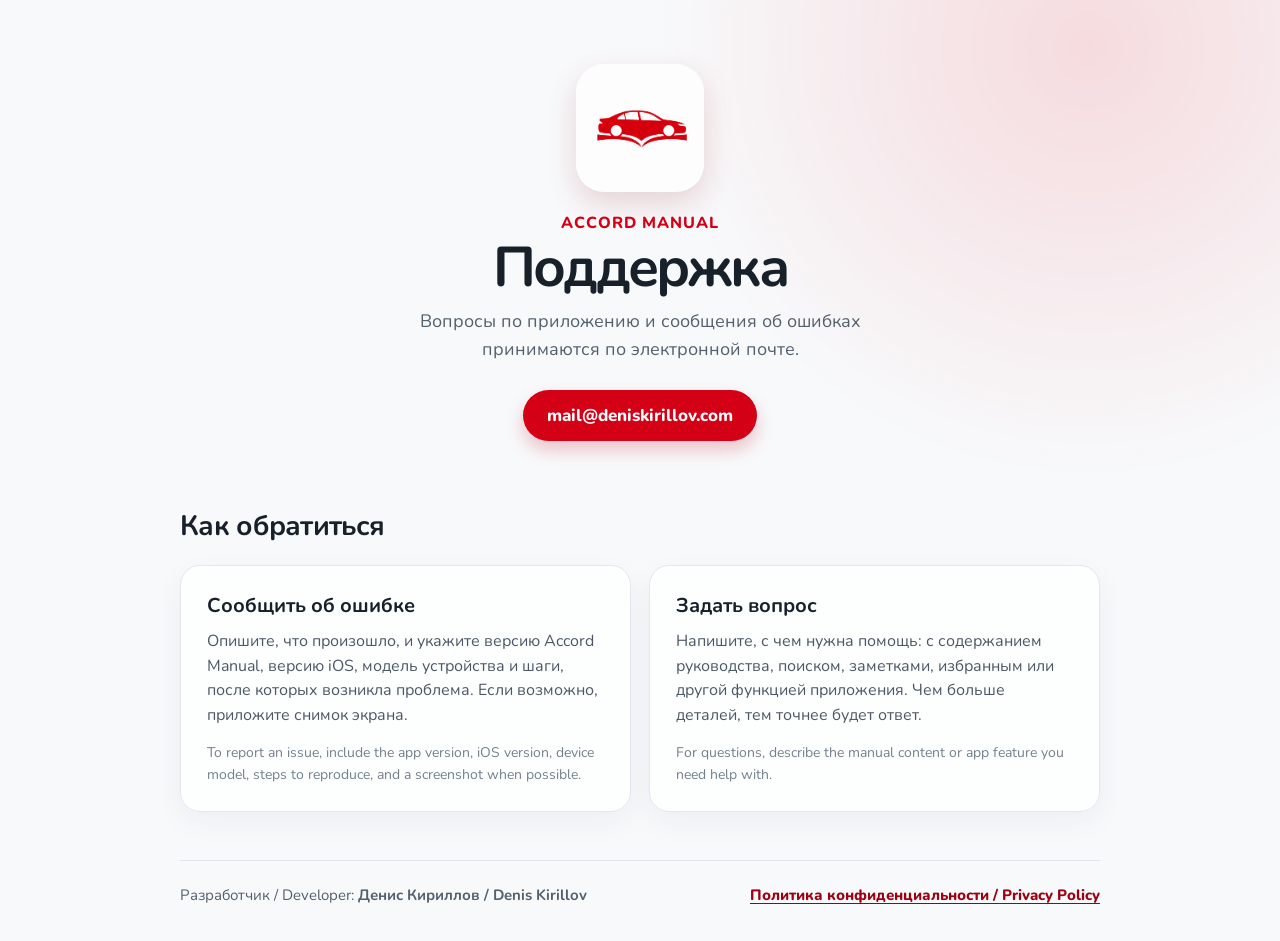
<file: accord-manual/support/index.html>
<!doctype html>
<html lang="ru">
<head>
  <meta charset="utf-8">
  <meta name="viewport" content="width=device-width, initial-scale=1">
  <meta name="description" content="Public support page for Accord Manual.">
  <title>Accord Manual — Поддержка</title>
  <link rel="preconnect" href="https://fonts.googleapis.com">
  <link rel="preconnect" href="https://fonts.gstatic.com" crossorigin>
  <link href="https://fonts.googleapis.com/css2?family=Nunito:wght@500;700;800&display=swap" rel="stylesheet">
  <link rel="stylesheet" href="../../Static/accord-manual-support.css">
</head>
<body>
  <main class="support-page">
    <section class="hero" aria-labelledby="page-title">
      <img class="app-logo" src="../../Static/accord-manual-logo.png" alt="Логотип Accord Manual">
      <p class="eyebrow">Accord Manual</p>
      <h1 id="page-title">Поддержка</h1>
      <p class="intro">Вопросы по приложению и сообщения об ошибках принимаются по электронной почте.</p>
      <a class="email-button" href="mailto:mail@deniskirillov.com">mail@deniskirillov.com</a>
    </section>

    <section class="support-details" aria-labelledby="contact-heading">
      <h2 id="contact-heading">Как обратиться</h2>
      <div class="support-grid">
        <article class="support-card">
          <h3>Сообщить об ошибке</h3>
          <p>Опишите, что произошло, и укажите версию Accord Manual, версию iOS, модель устройства и шаги, после которых возникла проблема. Если возможно, приложите снимок экрана.</p>
          <p class="english-copy" lang="en">To report an issue, include the app version, iOS version, device model, steps to reproduce, and a screenshot when possible.</p>
        </article>
        <article class="support-card">
          <h3>Задать вопрос</h3>
          <p>Напишите, с чем нужна помощь: с содержанием руководства, поиском, заметками, избранным или другой функцией приложения. Чем больше деталей, тем точнее будет ответ.</p>
          <p class="english-copy" lang="en">For questions, describe the manual content or app feature you need help with.</p>
        </article>
      </div>
    </section>

    <footer class="footer">
      <p>Разработчик / Developer: <strong>Денис Кириллов / Denis Kirillov</strong></p>
      <a href="../../PrivacyPolicy.html">Политика конфиденциальности / Privacy Policy</a>
    </footer>
  </main>
</body>
</html>
</file>
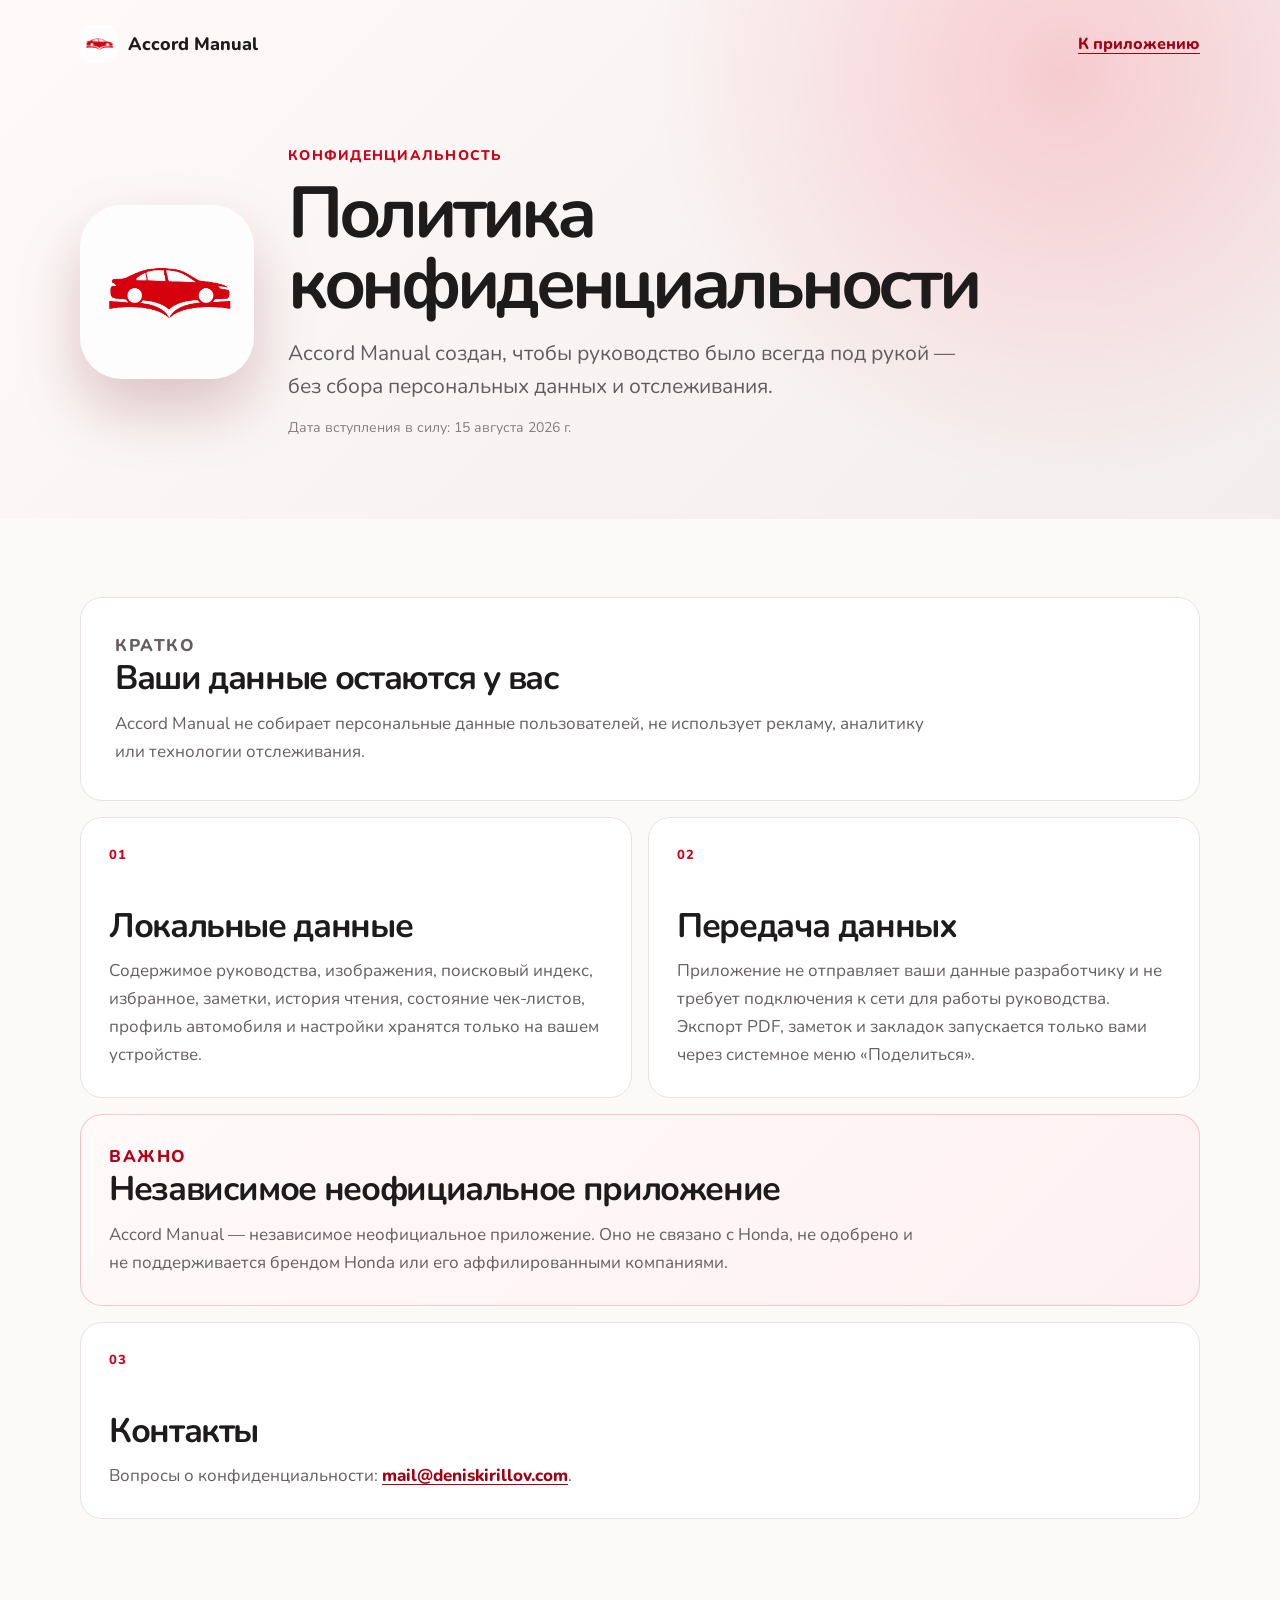
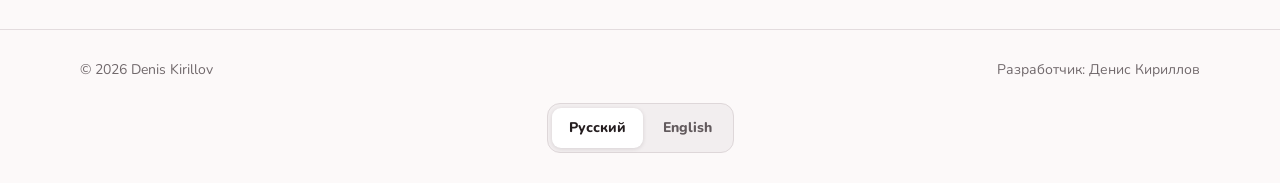
<file: PrivacyPolicy.html>
<!doctype html>
<html lang="ru">
<head>
  <meta charset="utf-8">
  <meta name="viewport" content="width=device-width, initial-scale=1">
  <meta name="description" content="Политика конфиденциальности Accord Manual.">
  <title>Политика конфиденциальности — Accord Manual</title>
  <link rel="preconnect" href="https://fonts.googleapis.com">
  <link rel="preconnect" href="https://fonts.gstatic.com" crossorigin>
  <link href="https://fonts.googleapis.com/css2?family=Nunito:wght@500;700;800&display=swap" rel="stylesheet">
  <link rel="stylesheet" href="./Static/accord-manual-privacy.css">
</head>
<body>
  <main>
    <section class="policy-hero">
      <nav class="nav container" aria-label="Навигация">
        <a class="brand" href="./accord-manual/" aria-label="Accord Manual">
          <img src="./Static/accord-manual-logo.png" alt="">
          <span>Accord Manual</span>
        </a>
        <a class="back-link" href="./accord-manual/" data-i18n="backToApp">К приложению</a>
      </nav>

      <div class="container hero-content">
        <img class="app-logo" src="./Static/accord-manual-logo.png" alt="Логотип Accord Manual">
        <div>
          <p class="eyebrow" data-i18n="eyebrow">Конфиденциальность</p>
          <h1 data-i18n="title">Политика конфиденциальности</h1>
          <p class="lede" data-i18n="lead">Accord Manual создан, чтобы руководство было всегда под рукой — без сбора персональных данных и отслеживания.</p>
          <p class="policy-date" data-i18n="effectiveDate">Дата вступления в силу: 15 августа 2026 г.</p>
        </div>
      </div>
    </section>

    <section class="policy-content container" aria-label="Политика конфиденциальности">
      <article class="policy-card policy-card-wide">
        <p class="section-label" data-i18n="summaryLabel">Кратко</p>
        <h2 data-i18n="summaryTitle">Ваши данные остаются у вас</h2>
        <p data-i18n="summaryText">Accord Manual не собирает персональные данные пользователей, не использует рекламу, аналитику или технологии отслеживания.</p>
      </article>

      <div class="policy-grid">
        <article class="policy-card">
          <span class="card-number">01</span>
          <h2 data-i18n="localDataTitle">Локальные данные</h2>
          <p data-i18n="localDataText">Содержимое руководства, изображения, поисковый индекс, избранное, заметки, история чтения, состояние чек-листов, профиль автомобиля и настройки хранятся только на вашем устройстве.</p>
        </article>

        <article class="policy-card">
          <span class="card-number">02</span>
          <h2 data-i18n="sharingTitle">Передача данных</h2>
          <p data-i18n="sharingText">Приложение не отправляет ваши данные разработчику и не требует подключения к сети для работы руководства. Экспорт PDF, заметок и закладок запускается только вами через системное меню «Поделиться».</p>
        </article>
      </div>

      <article class="disclaimer-card">
        <p class="section-label" data-i18n="disclaimerLabel">Важно</p>
        <h2 data-i18n="disclaimerTitle">Независимое неофициальное приложение</h2>
        <p data-i18n="disclaimerText">Accord Manual — независимое неофициальное приложение. Оно не связано с Honda, не одобрено и не поддерживается брендом Honda или его аффилированными компаниями.</p>
      </article>

      <article class="policy-card contact-card">
        <span class="card-number">03</span>
        <h2 data-i18n="contactTitle">Контакты</h2>
        <p><span data-i18n="contactText">Вопросы о конфиденциальности:</span> <a href="mailto:mail@deniskirillov.com">mail@deniskirillov.com</a>.</p>
      </article>
    </section>
  </main>

  <footer class="footer">
    <div class="container footer-content">
      <a href="https://deniskirillov.com/">© <span id="year"></span> Denis Kirillov</a>
      <p data-i18n="developer">Разработчик: Денис Кириллов</p>
    </div>
    <div class="container language-row">
      <div class="language-toggle" data-language-toggle role="group" aria-label="Выбор языка">
        <button type="button" data-language="ru" class="is-active" aria-pressed="true">Русский</button>
        <button type="button" data-language="en" aria-pressed="false">English</button>
      </div>
    </div>
  </footer>

  <script src="./Static/accord-manual-privacy.js" defer></script>
</body>
</html>
</file>
<file: Static/accord-manual-landing.css>
:root { color: #1d1b1c; background: #fcf9f9; font-family: "Nunito", -apple-system, BlinkMacSystemFont, "Segoe UI", sans-serif; }
* { box-sizing: border-box; }
html { scroll-behavior: smooth; -webkit-text-size-adjust: 100%; }
body { margin: 0; min-width: 320px; background: #fcf9f9; }
a { color: inherit; }
.container { width: calc(100% - 48px); width: min(1120px, calc(100% - 48px)); margin: 0 auto; }
.hero { overflow: hidden; padding-bottom: 88px; background: radial-gradient(circle at 82% 18%, rgba(242, 0, 28, .16), transparent 25rem), linear-gradient(135deg, #fffafa 0%, #f3eeee 100%); }
.nav { display: flex; align-items: center; justify-content: space-between; min-height: 88px; }
.brand { display: inline-flex; align-items: center; gap: 10px; font-size: 18px; font-weight: 800; text-decoration: none; }
.brand img { width: 38px; height: 38px; border-radius: 10px; object-fit: cover; }
.nav-link { color: #a30013; font-weight: 800; text-decoration-thickness: 1px; text-underline-offset: 4px; }
.hero-content { display: grid; grid-template-columns: 1.12fr .88fr; align-items: center; gap: 42px; padding-top: 64px; }
.eyebrow, .section-label { margin: 0 0 14px; color: #cf0018; font-size: 14px; font-weight: 800; letter-spacing: .09em; text-transform: uppercase; }
h1, h2, h3, p { margin-top: 0; }
h1 { max-width: 720px; margin-bottom: 22px; font-size: clamp(44px, 6vw, 76px); letter-spacing: -.062em; line-height: .98; }
.lede { max-width: 630px; margin-bottom: 30px; color: #615c5f; font-size: clamp(18px, 2vw, 21px); line-height: 1.55; }
.hero-actions, .contact-actions { display: flex; flex-wrap: wrap; gap: 12px; }
.button { display: inline-flex; align-items: center; justify-content: center; min-height: 50px; padding: 12px 21px; border: 1px solid transparent; border-radius: 14px; font-family: inherit; font-weight: 800; line-height: 1.2; text-align: center; text-decoration: none; transition: transform .16s ease, box-shadow .16s ease, background-color .16s ease; white-space: nowrap; }
.button:hover, .button:focus-visible { transform: translateY(-2px); }
.button-primary { background: #d40019; color: #fff; box-shadow: 0 10px 22px rgba(183, 0, 21, .21); }
.button-testflight { border-color: #8f9ca8; background: #2d343b; color: #fff; }
.button-testflight:hover, .button-testflight:focus-visible { box-shadow: 0 10px 22px rgba(33, 40, 47, .2); }
.button-telegram { border-color: #53a9d4; background: #fff; color: #1680bb; }
.is-disabled { cursor: not-allowed; opacity: .84; }
.availability { margin: 12px 0 0; color: #847c7f; font-size: 14px; }
.hero-art { position: relative; display: grid; place-items: center; min-height: 370px; }
.hero-art > img { position: relative; z-index: 1; width: 100%; max-width: 360px; width: min(100%, 360px); border-radius: 64px; box-shadow: 0 36px 75px rgba(109, 10, 20, .24); transform: rotate(5deg); }
.logo-orbit { position: absolute; width: 350px; height: 350px; border: 1px solid rgba(212,0,25,.25); border-radius: 50%; box-shadow: 0 0 0 38px rgba(212,0,25,.05), 0 0 0 76px rgba(212,0,25,.025); }
.section { padding: 110px 0; }
h2 { max-width: 760px; margin-bottom: 34px; font-size: clamp(34px, 4.4vw, 55px); letter-spacing: -.045em; line-height: 1.05; }
.feature-grid { display: grid; grid-template-columns: repeat(4, 1fr); gap: 16px; }
.feature-card { min-height: 245px; padding: 24px; border: 1px solid #e9e2e3; border-radius: 22px; background: #fff; }
.feature-card h3 { margin-bottom: 9px; font-size: 20px; letter-spacing: -.025em; }
.feature-card p { margin: 0; color: #71696c; font-size: 15px; line-height: 1.55; }
.showcase { padding: 96px 0 104px; background: #20191b; color: #fff; }
.showcase-header { display: flex; align-items: end; justify-content: space-between; gap: 24px; margin-bottom: 32px; }
.section-label-light { color: #fb6576; }
.showcase h2 { margin-bottom: 0; }
.device-select, .language-toggle { display: inline-flex; gap: 3px; padding: 4px; border: 1px solid rgba(255,255,255,.22); border-radius: 13px; background: rgba(255,255,255,.09); }
.device-button, .language-toggle button, .arrow-button, .carousel-dot { -webkit-appearance: none; appearance: none; -webkit-tap-highlight-color: transparent; font-family: inherit; touch-action: manipulation; }
.device-button, .language-toggle button { min-height: 40px; padding: 8px 17px; border: 0; border-radius: 9px; background: transparent; color: inherit; font-size: inherit; font-weight: 800; line-height: 1.2; cursor: pointer; }
.device-button.is-active { background: #fff; color: #211a1c; }
.carousel { display: grid; justify-items: center; }
.carousel-stage { position: relative; display: grid; place-items: center; width: 100%; max-width: 920px; width: min(100%, 920px); }
.carousel-frame { width: 100%; max-width: var(--frame-width); overflow: hidden; border-radius: 30px; background: #f7f1f2; box-shadow: 0 25px 70px rgba(0,0,0,.37); touch-action: pan-y; transition: max-width .46s cubic-bezier(.22,.8,.28,1), border-radius .46s ease, opacity .22s ease, transform .46s ease; will-change: max-width, opacity, transform; }
.carousel-frame.is-iphone, .carousel-frame.is-android { --frame-width: 380px; }
.carousel-frame.is-ipad { --frame-width: 860px; border-radius: 24px; }
.carousel-track { display: flex; width: 100%; transform: translate3d(0, 0, 0); transition: transform .44s cubic-bezier(.22,.8,.28,1); will-change: transform; }
.carousel-track > img { display: block; flex: 0 0 100%; min-width: 0; width: 100%; height: auto; -webkit-user-drag: none; user-select: none; }
.carousel-stage.is-device-changing .carousel-frame { opacity: .76; transform: scale(.985); }
.carousel-controls { width: 100%; max-width: 730px; width: min(100%, 730px); margin-top: 18px; }
.arrow-button { position: absolute; z-index: 1; top: 50%; width: 48px; height: 48px; padding: 0; border: 1px solid rgba(255,255,255,.5); border-radius: 50%; background: rgba(30,23,25,.88); color: #fff; font-size: 24px; line-height: 1; cursor: pointer; transform: translateY(-50%); -webkit-backdrop-filter: blur(8px); backdrop-filter: blur(8px); }
.arrow-button-previous { left: 14px; }
.arrow-button-next { right: 14px; }
.arrow-button:hover, .arrow-button:focus-visible { background: #fff; color: #20191b; }
.slide-caption { margin: 0; color: #dfd5d7; font-size: 16px; text-align: center; }
.carousel-dots { display: flex; flex-wrap: wrap; justify-content: center; gap: 7px; margin-top: 18px; }
.carousel-dot { width: 8px; height: 8px; padding: 0; border: 0; border-radius: 50%; background: rgba(255,255,255,.32); cursor: pointer; }
.carousel-dot.is-active { background: #fff; transform: scale(1.25); }
.support { padding-top: 110px; padding-bottom: 110px; }
.support-copy { max-width: 720px; margin-bottom: 28px; color: #665f62; font-size: 18px; line-height: 1.6; }
.footer { padding: 30px 0; border-top: 1px solid #e3dcde; color: #71696c; font-size: 14px; }
.footer-content, .language-row { display: flex; align-items: center; justify-content: space-between; gap: 18px; }
.footer-content p { margin: 0; }
.footer-content a { color: #9d0013; font-weight: 800; text-underline-offset: 3px; }
.language-row { justify-content: center; margin-top: 24px; }
.language-toggle { border-color: #ded7d9; background: #f2eeef; color: #625a5d; }
.language-toggle button.is-active { background: #fff; color: #251e20; box-shadow: 0 1px 4px rgba(42,27,31,.13); }
@media (prefers-reduced-motion: reduce) { .carousel-frame, .carousel-track { transition-duration: .01ms; } }
@media (max-width: 840px) { .hero-content { grid-template-columns: 1fr; padding-top: 26px; } .hero-art { min-height: 290px; } .hero-art > img { width: 250px; } .logo-orbit { width: 250px; height: 250px; } .feature-grid { grid-template-columns: repeat(2, 1fr); } }
@media (max-width: 580px) { .container { width: calc(100% - 32px); width: min(1120px, calc(100% - 32px)); } .hero { padding-bottom: 55px; } .nav { min-height: 68px; } .hero-content { gap: 16px; } h1 { font-size: clamp(43px, 13vw, 60px); } .hero-art { min-height: 235px; } .showcase, .section { padding: 70px 0; } .showcase-header { align-items: start; flex-direction: column; } .feature-grid { grid-template-columns: 1fr; } .feature-card { min-height: 0; } .carousel-frame { border-radius: 18px; } .arrow-button { width: 42px; height: 42px; } .arrow-button-previous { left: 7px; } .arrow-button-next { right: 7px; } .footer-content { align-items: start; flex-direction: column; } }

/* Platform selection. */
[hidden] { display: none !important; }
.button-rustore { background: #0077ff; color: #fff; font-size: inherit; }
.button:disabled:hover { transform: none; }
.ios-device-select { display: flex; justify-content: center; margin-bottom: 28px; }
</file>
<file: Static/cv.css>
:root {
  --ink: #15263d;
  --muted: #687588;
  --paper: #f7f6f2;
  --line: #d8dde2;
  --accent: #d66d35;
  --card: #ffffff;
}

* { box-sizing: border-box; }
html { scroll-behavior: smooth; }
body { margin: 0; background: var(--paper); color: var(--ink); font-family: "Manrope", Arial, sans-serif; font-size: 16px; line-height: 1.65; }
a { color: inherit; text-decoration: none; }
button { font: inherit; }
.shell { width: min(1160px, calc(100% - 64px)); margin: 0 auto; }
.topbar { border-bottom: 1px solid var(--line); }
.topbar-content { min-height: 76px; display: flex; align-items: center; justify-content: space-between; }
.monogram { display: grid; width: 36px; height: 36px; place-items: center; border: 1px solid var(--ink); border-radius: 50%; font-size: 12px; font-weight: 800; letter-spacing: .08em; }
.language-toggle { display: inline-flex; padding: 3px; border: 1px solid var(--line); border-radius: 999px; background: #fff; }
.language-toggle button { border: 0; border-radius: 999px; padding: 6px 12px; background: transparent; color: var(--muted); font-size: 12px; font-weight: 800; letter-spacing: .06em; cursor: pointer; transition: color .2s ease, background-color .2s ease, box-shadow .2s ease; }
.language-toggle button.is-active { background: var(--ink); color: #fff; box-shadow: 0 1px 4px rgba(21,38,61,.2); }
.intro { display: grid; grid-template-columns: 1fr .87fr; gap: clamp(42px, 9vw, 140px); padding: clamp(70px, 12vw, 150px) 0 clamp(65px, 9vw, 110px); }
.kicker, .section-marker span, .education-label { margin: 0 0 13px; color: var(--accent); font-size: 11px; font-weight: 800; letter-spacing: .13em; text-transform: uppercase; }
h1, h2, h3, p { margin-top: 0; }
h1 { max-width: 700px; margin-bottom: 20px; font-family: "Nunito", Arial, sans-serif; font-size: clamp(58px, 9vw, 116px); font-weight: 800; letter-spacing: -.07em; line-height: .88; }
.role { margin: 0; font-size: clamp(19px, 2vw, 26px); font-weight: 700; letter-spacing: -.03em; }
.intro-summary { align-self: end; padding-bottom: 4px; }
.intro-summary > p { margin-bottom: 28px; font-size: clamp(18px, 2vw, 23px); line-height: 1.48; letter-spacing: -.025em; }
.contact-list { display: flex; flex-wrap: wrap; gap: 9px; }
.contact-list a { padding: 7px 12px; border: 1px solid var(--line); border-radius: 999px; background: rgba(255,255,255,.55); color: #34455a; font-size: 13px; font-weight: 600; transition: border-color .2s ease, color .2s ease, transform .2s ease; }
.contact-list a:hover, .contact-list a:focus-visible { border-color: var(--accent); color: var(--accent); outline: 0; transform: translateY(-1px); }
.cv-download { display: inline-flex; align-items: center; gap: 9px; margin-top: 18px; padding: 10px 15px; border-radius: 999px; background: var(--ink); color: #fff; font-size: 13px; font-weight: 800; transition: background-color .2s ease, transform .2s ease; }
.cv-download::before { content: "↓"; font-size: 17px; line-height: 1; }
.cv-download:hover, .cv-download:focus-visible { background: var(--accent); outline: 0; transform: translateY(-1px); }
.content-section { display: grid; grid-template-columns: minmax(145px, .32fr) 1fr; gap: clamp(35px, 7vw, 100px); padding: 52px 0; border-top: 1px solid var(--line); }
.section-marker { display: flex; align-items: baseline; gap: 12px; }
.section-marker h2 { margin: 0; font-size: 14px; font-weight: 800; letter-spacing: .02em; text-transform: uppercase; }
.section-marker span { margin: 0; }
.position { position: relative; }
.position-featured { padding-bottom: 52px; }
.position-meta { display: flex; align-items: baseline; flex-wrap: wrap; gap: 8px 14px; margin-bottom: 4px; }
.position-meta p { margin: 0; font-size: 19px; font-weight: 800; letter-spacing: -.03em; }
.position-meta time { color: var(--muted); font-size: 14px; }
.position h3, .education-list h3, .skill-grid h3 { margin-bottom: 10px; color: #284c73; font-size: 16px; font-weight: 800; line-height: 1.35; }
.position p { color: #4e5b6b; }
.position-lede { max-width: 760px; margin: 14px 0 17px; }
ul { max-width: 860px; margin: 0; padding-left: 20px; }
li { margin: 6px 0; padding-left: 5px; }
li::marker { color: var(--accent); }
.position-grid { display: grid; grid-template-columns: repeat(3, 1fr); gap: 22px; }
.position-grid .position { min-height: 220px; padding: 24px; border: 1px solid var(--line); background: var(--card); }
.position-grid p { margin-bottom: 0; font-size: 14px; line-height: 1.6; }
.position-grid h3 { min-height: 44px; }
.skill-grid { display: grid; grid-template-columns: repeat(2, 1fr); gap: 1px; border: 1px solid var(--line); background: var(--line); }
.skill-grid article { padding: 29px 30px; background: var(--card); }
.skill-grid p { margin: 0; color: #536174; font-size: 14px; line-height: 1.7; }
.education-list { display: grid; grid-template-columns: 1.3fr 1fr; gap: clamp(28px, 7vw, 100px); }
.education-list article { max-width: 460px; }
.education-list h3 { color: var(--ink); }
.education-list p:last-child { margin-bottom: 0; color: #536174; }
.footer { display: flex; justify-content: space-between; gap: 24px; padding: 35px 0 44px; border-top: 1px solid var(--line); color: var(--muted); font-size: 13px; }
.footer a { font-weight: 800; color: var(--ink); }
.footer p { margin: 0; }
@media (prefers-reduced-motion: reduce) { *, *::before, *::after { scroll-behavior: auto !important; transition-duration: .01ms !important; } }
@media (max-width: 850px) { .intro, .content-section { grid-template-columns: 1fr; gap: 28px; } .intro { padding-top: 80px; } .position-grid { grid-template-columns: 1fr; } .position-grid .position { min-height: 0; } .education-list { grid-template-columns: 1fr; gap: 28px; } }
@media (max-width: 580px) { .shell { width: min(100% - 32px, 1160px); } .topbar-content { min-height: 65px; } .intro { padding: 62px 0; } h1 { font-size: clamp(54px, 18vw, 82px); } .intro-summary > p { font-size: 18px; } .content-section { padding: 39px 0; } .skill-grid { grid-template-columns: 1fr; } .skill-grid article { padding: 25px 23px; } .footer { flex-direction: column; padding-bottom: 30px; } }
</file>
<file: Static/accord-manual-support.css>
:root {
  color-scheme: light;
  font-family: "Nunito", -apple-system, BlinkMacSystemFont, "Segoe UI", sans-serif;
  color: #18202a;
  background: #f8f9fb;
}

* {
  box-sizing: border-box;
}

body {
  min-width: 320px;
  margin: 0;
  background:
    radial-gradient(circle at 85% 5%, rgba(227, 0, 19, 0.12), transparent 27rem),
    #f8f9fb;
}

.support-page {
  width: min(100% - 40px, 920px);
  margin: 0 auto;
  padding: 64px 0 36px;
}

.hero {
  text-align: center;
}

.app-logo {
  display: block;
  width: 128px;
  height: 128px;
  margin: 0 auto 20px;
  border-radius: 28px;
  object-fit: cover;
  box-shadow: 0 12px 30px rgba(150, 16, 25, 0.16);
}

.eyebrow {
  margin: 0;
  color: #d40016;
  font-size: 16px;
  font-weight: 800;
  letter-spacing: 0.06em;
  text-transform: uppercase;
}

h1,
h2,
h3,
p {
  margin-top: 0;
}

h1 {
  margin: 6px 0 12px;
  font-size: clamp(38px, 7vw, 56px);
  letter-spacing: -0.05em;
  line-height: 1;
}

.intro {
  max-width: 560px;
  margin: 0 auto 26px;
  color: #53606e;
  font-size: 18px;
  line-height: 1.55;
}

.email-button {
  display: inline-block;
  padding: 14px 24px;
  border-radius: 999px;
  background: #d40016;
  color: #fff;
  font-size: 17px;
  font-weight: 800;
  text-decoration: none;
  box-shadow: 0 9px 18px rgba(187, 0, 18, 0.22);
  transition: transform 160ms ease, background-color 160ms ease;
}

.email-button:hover,
.email-button:focus-visible {
  transform: translateY(-2px);
  background: #ac0012;
}

.support-details {
  margin-top: 66px;
}

h2 {
  margin-bottom: 20px;
  font-size: 28px;
  letter-spacing: -0.025em;
}

.support-grid {
  display: grid;
  grid-template-columns: repeat(2, minmax(0, 1fr));
  gap: 18px;
}

.support-card {
  padding: 26px;
  border: 1px solid #e4e7ec;
  border-radius: 20px;
  background: rgba(255, 255, 255, 0.8);
  box-shadow: 0 10px 30px rgba(28, 39, 52, 0.05);
}

h3 {
  margin-bottom: 10px;
  font-size: 20px;
}

.support-card p {
  margin-bottom: 0;
  color: #4c5865;
  line-height: 1.55;
}

.support-card .english-copy {
  margin-top: 14px;
  color: #75808d;
  font-size: 14px;
}

.footer {
  display: flex;
  justify-content: space-between;
  gap: 18px;
  margin-top: 48px;
  padding-top: 24px;
  border-top: 1px solid #e1e5e9;
  color: #53606e;
  font-size: 15px;
}

.footer p {
  margin: 0;
}

.footer a {
  color: #9f0011;
  font-weight: 800;
  text-decoration-thickness: 1px;
  text-underline-offset: 3px;
}

@media (max-width: 640px) {
  .support-page {
    width: min(100% - 32px, 920px);
    padding-top: 42px;
  }

  .support-grid {
    grid-template-columns: 1fr;
  }

  .support-card {
    padding: 22px;
  }

  .footer {
    flex-direction: column;
  }
}
</file>
<file: Static/accord-manual-privacy.css>
:root { color: #1d1b1c; background: #fcf9f9; font-family: "Nunito", -apple-system, BlinkMacSystemFont, "Segoe UI", sans-serif; }
* { box-sizing: border-box; }
html { -webkit-text-size-adjust: 100%; }
body { margin: 0; min-width: 320px; background: #fcf9f9; }
a { color: inherit; }
.container { width: calc(100% - 48px); width: min(1120px, calc(100% - 48px)); margin: 0 auto; }
.policy-hero { padding-bottom: 82px; overflow: hidden; background: radial-gradient(circle at 83% 14%, rgba(242, 0, 28, .16), transparent 26rem), linear-gradient(135deg, #fffafa 0%, #f3eeee 100%); }
.nav { display: flex; align-items: center; justify-content: space-between; min-height: 88px; }
.brand { display: inline-flex; align-items: center; gap: 10px; color: #1d1b1c; font-size: 18px; font-weight: 800; text-decoration: none; }
.brand img { width: 38px; height: 38px; border-radius: 10px; object-fit: cover; }
.back-link { color: #a30013; font-weight: 800; text-decoration-thickness: 1px; text-underline-offset: 4px; }
.hero-content { display: grid; grid-template-columns: 174px minmax(0, 1fr); align-items: center; gap: 34px; padding-top: 58px; }
.app-logo { width: 174px; height: 174px; border-radius: 42px; box-shadow: 0 30px 62px rgba(109, 10, 20, .22); }
.eyebrow, .section-label { margin: 0 0 13px; color: #cf0018; font-size: 14px; font-weight: 800; letter-spacing: .09em; text-transform: uppercase; }
h1, h2, p { margin-top: 0; }
h1 { max-width: 800px; margin-bottom: 18px; font-size: clamp(43px, 6vw, 72px); letter-spacing: -.06em; line-height: .98; overflow-wrap: anywhere; hyphens: auto; }
.lede { max-width: 680px; margin-bottom: 16px; color: #615c5f; font-size: clamp(18px, 2vw, 21px); line-height: 1.55; }
.policy-date { margin: 0; color: #847c7f; font-size: 14px; }
.policy-content { display: grid; gap: 16px; padding-top: 78px; padding-bottom: 110px; }
.policy-card, .disclaimer-card { padding: 28px; border: 1px solid #e9e2e3; border-radius: 22px; background: #fff; }
.policy-card-wide { padding: 34px; }
.policy-card h2, .disclaimer-card h2 { margin-bottom: 12px; font-size: clamp(25px, 3vw, 34px); letter-spacing: -.04em; line-height: 1.1; }
.policy-card p, .disclaimer-card p { max-width: 820px; margin-bottom: 0; color: #665f62; font-size: 17px; line-height: 1.65; }
.policy-grid { display: grid; grid-template-columns: repeat(2, 1fr); gap: 16px; }
.card-number { display: block; margin-bottom: 44px; color: #d40019; font-size: 13px; font-weight: 800; letter-spacing: .1em; }
.disclaimer-card { border-color: rgba(212, 0, 25, .2); background: linear-gradient(135deg, #fff9f9, #fff1f3); }
.disclaimer-card .section-label { color: #b50018; }
.contact-card a { color: #a30013; font-weight: 800; text-underline-offset: 3px; }
.footer { padding: 30px 0; border-top: 1px solid #e3dcde; color: #71696c; font-size: 14px; }
.footer-content, .language-row { display: flex; align-items: center; justify-content: space-between; gap: 18px; }
.footer-content p { margin: 0; }
.footer-content a { color: inherit; text-decoration: none; }
.footer-content a:hover, .footer-content a:focus-visible { text-decoration: underline; text-underline-offset: 3px; }
.language-row { justify-content: center; margin-top: 24px; }
.language-toggle { display: inline-flex; gap: 3px; padding: 4px; border: 1px solid #ded7d9; border-radius: 13px; background: #f2eeef; color: #625a5d; }
.language-toggle button { min-height: 40px; padding: 8px 17px; border: 0; border-radius: 9px; background: transparent; color: inherit; -webkit-appearance: none; appearance: none; -webkit-tap-highlight-color: transparent; font-family: inherit; font-size: inherit; font-weight: 800; line-height: 1.2; cursor: pointer; }
.language-toggle button.is-active { background: #fff; color: #251e20; box-shadow: 0 1px 4px rgba(42, 27, 31, .13); }
@media (max-width: 680px) { .hero-content { grid-template-columns: 1fr; gap: 24px; padding-top: 32px; } .app-logo { width: 124px; height: 124px; border-radius: 30px; } .policy-hero { padding-bottom: 58px; } .policy-content { padding-top: 56px; padding-bottom: 72px; } .policy-grid { grid-template-columns: 1fr; } }
@media (max-width: 580px) { .container { width: calc(100% - 32px); width: min(1120px, calc(100% - 32px)); } .nav { min-height: 68px; } h1 { font-size: clamp(34px, 10vw, 40px); } .policy-card, .disclaimer-card, .policy-card-wide { padding: 24px; } .footer-content { align-items: flex-start; flex-direction: column; } }
</file>
